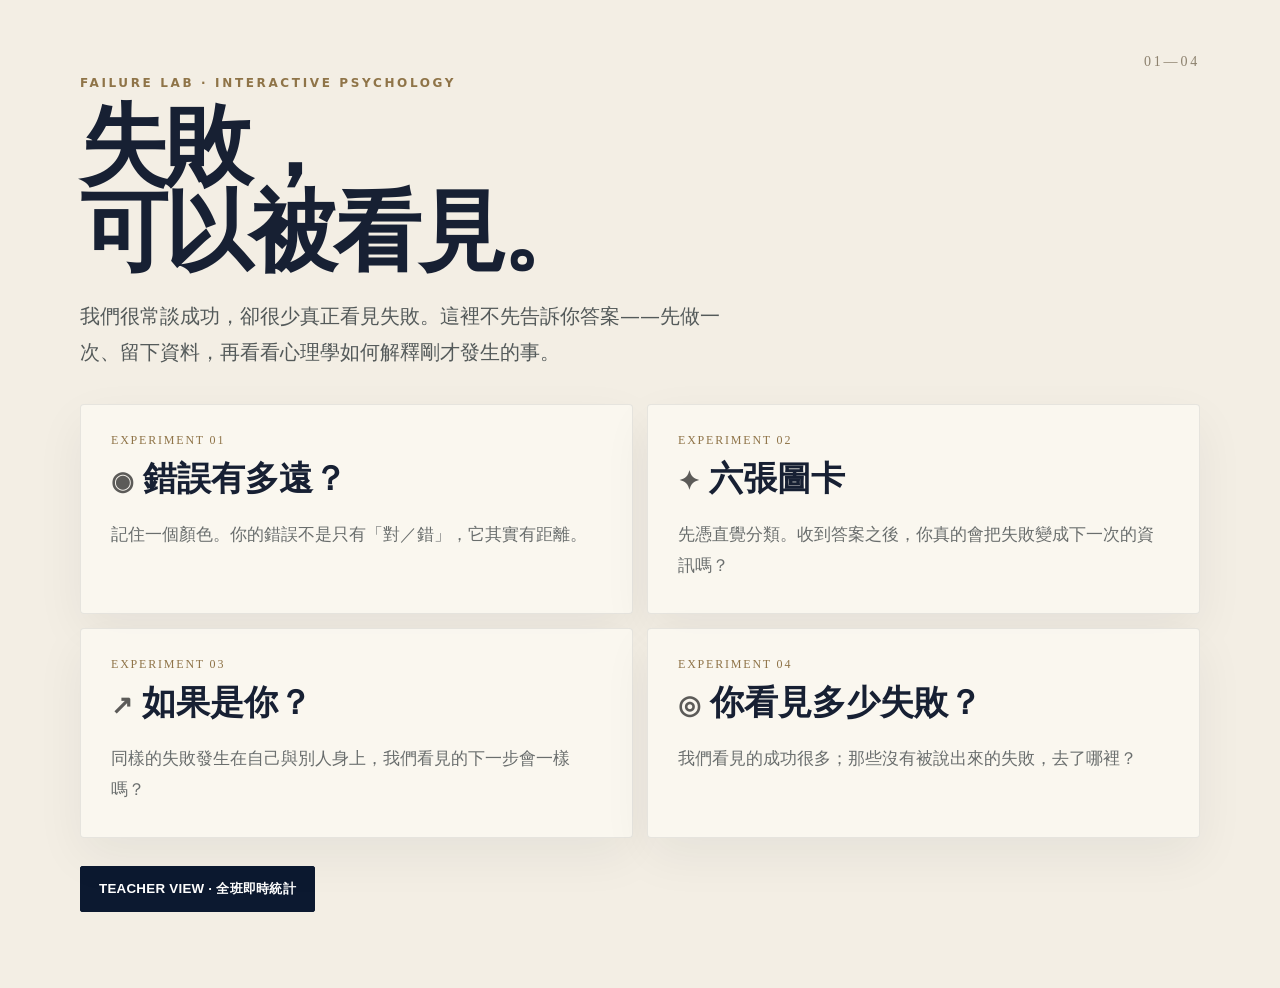
<file: index.html>
<!doctype html><html lang="zh-Hant"><head><meta charset="utf-8"><meta name="viewport" content="width=device-width,initial-scale=1">
<title>Failure Lab｜失敗學互動實驗室</title><link rel="stylesheet" href="assets/css/app.css"></head><body>
<main class="wrap hero"><div style="width:100%">
<div class="k">FAILURE LAB · INTERACTIVE PSYCHOLOGY</div>
<h1>失敗，<br>可以被看見。</h1>
<p class="lead">我們很常談成功，卻很少真正看見失敗。這裡不先告訴你答案——先做一次、留下資料，再看看心理學如何解釋剛才發生的事。</p>
<div class="grid">
<a class="card" href="lab/color.html"><div class="num">EXPERIMENT 01</div><h2><span class="icon">◉</span> 錯誤有多遠？</h2><p>記住一個顏色。你的錯誤不是只有「對／錯」，它其實有距離。</p></a>
<a class="card" href="lab/cards.html"><div class="num">EXPERIMENT 02</div><h2><span class="icon">✦</span> 六張圖卡</h2><p>先憑直覺分類。收到答案之後，你真的會把失敗變成下一次的資訊嗎？</p></a>
<a class="card" href="lab/advice.html"><div class="num">EXPERIMENT 03</div><h2><span class="icon">↗</span> 如果是你？</h2><p>同樣的失敗發生在自己與別人身上，我們看見的下一步會一樣嗎？</p></a>
<a class="card" href="lab/gap.html"><div class="num">EXPERIMENT 04</div><h2><span class="icon">◎</span> 你看見多少失敗？</h2><p>我們看見的成功很多；那些沒有被說出來的失敗，去了哪裡？</p></a>
</div>
<div class="actions"><button onclick="dashboard()">TEACHER VIEW · 全班即時統計</button></div>
</div></main><script src="assets/js/db.js"></script></body></html>
</file>
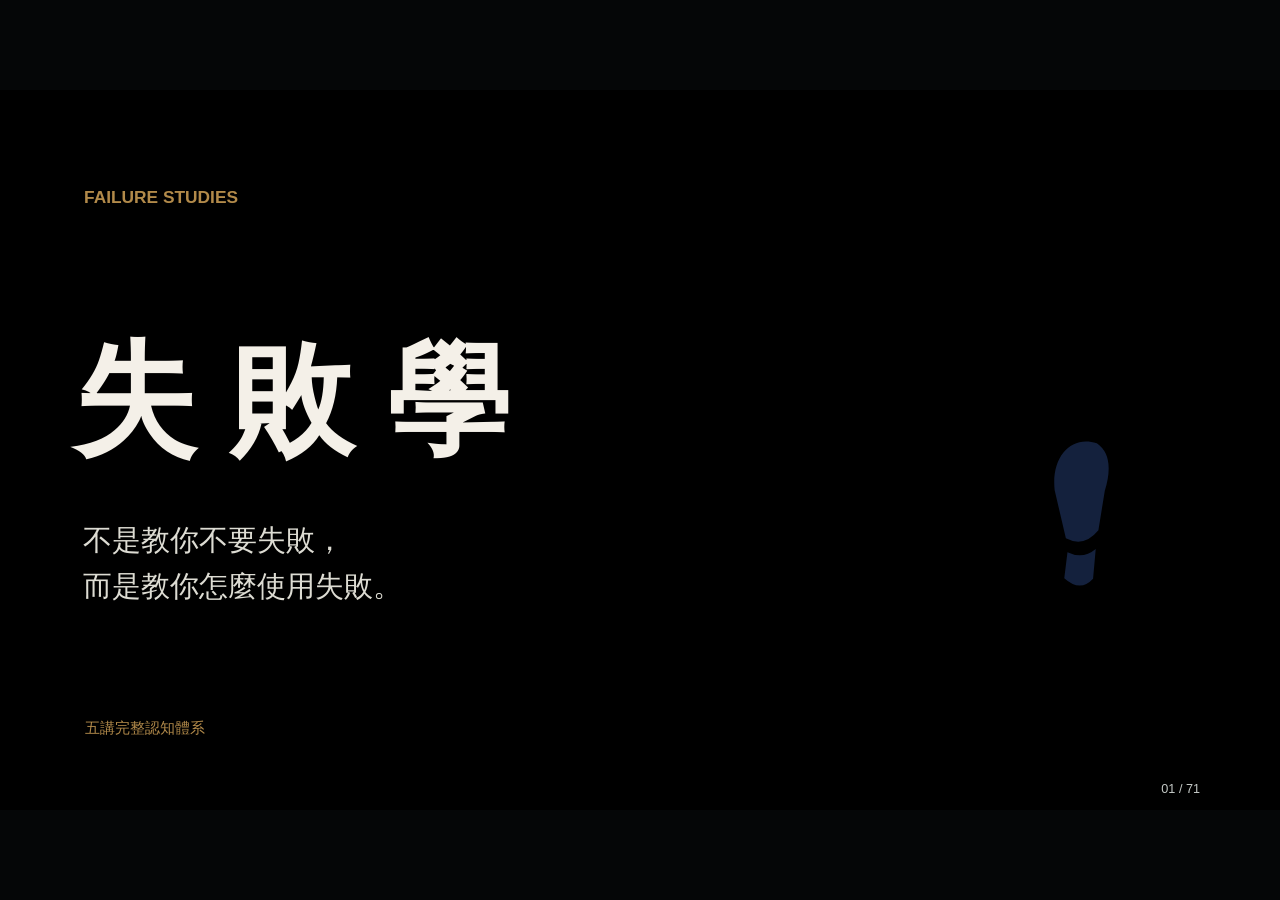
<file: lecture/index.html>
<!doctype html><html lang="zh-Hant"><head><meta charset="utf-8"><meta name="viewport" content="width=device-width,initial-scale=1"><title>失敗學 V2｜71 張完整講座</title><style>:root{--ivory:#F4F0E8;--navy:#14213D;--gold:#B28A4A}*{box-sizing:border-box}body{margin:0;background:#050607;color:var(--ivory);font-family:'Microsoft JhengHei','Noto Sans TC',sans-serif;overflow:hidden}#stage{height:100vh;width:100vw;display:flex;align-items:center;justify-content:center;overflow:hidden}#stage>svg{display:block;width:min(100vw,177.7778vh);height:min(100vh,56.25vw);flex:none;overflow:hidden}button,input{font:inherit}button{cursor:pointer}#controls{position:fixed;bottom:7px;left:50%;transform:translateX(-50%);display:flex;align-items:center;gap:7px;padding:8px 10px;background:#0a1018e8;border:1px solid #55616c;border-radius:5px;transition:opacity .2s;opacity:0;z-index:10;white-space:nowrap}body.show-controls #controls,#controls:hover,#controls:focus-within{opacity:1}#controls button{background:transparent;color:#e8e5dc;border:0;padding:5px 8px}#controls button:disabled{opacity:.3;cursor:default}#controls input{width:44px;color:var(--ivory);background:transparent;border:0;text-align:center;font-size:15px}body.ending #controls{display:none}#notes{position:fixed;right:0;top:0;width:min(540px,90vw);height:100vh;overflow:auto;background:#f4f0e8;color:#252525;padding:32px;z-index:20;box-shadow:-8px 0 35px #0004}#notes p{line-height:1.9}#notes h3{color:#53677a;font-size:13px;letter-spacing:2px;margin-bottom:8px}#notes a{overflow-wrap:anywhere;color:#53677a}.close{float:right;border:0;background:transparent;color:inherit;padding:8px;font-size:15px}dialog{color:#252525;background:var(--ivory);border:0;padding:30px;max-height:90vh;max-width:90vw}dialog::backdrop{background:#000b}#grid{display:grid;grid-template-columns:repeat(4,1fr);gap:12px;width:min(1100px,80vw)}#grid button{background:transparent;color:var(--navy);border:1px solid #c1b9a9;padding:18px;text-align:left;line-height:1.5}#grid button.active{border:2px solid var(--gold)}#grid small{display:block;color:#8b754e;font-size:12px}#feedback{position:fixed;left:50%;top:52%;transform:translate(-50%,-50%);padding:24px 40px;background:var(--ivory);color:var(--navy);border:2px solid var(--gold);font-size:22px;box-shadow:0 12px 70px #0003;z-index:12;max-width:80vw;line-height:1.8}#feedback button{display:block;margin:16px auto 0;border:1px solid var(--gold);padding:8px 20px;background:transparent}.choice{cursor:pointer}.choice:hover>rect,.choice:focus>rect{fill:#53677A}.choice:focus{outline:none}.reveal-under{animation:reveal 1.5s ease both}.parcel-lid{animation:reveal .7s both}.data-paper{animation:reveal .7s .5s both}.mirror-arrive{animation:reveal .8s 1s both}.alternate-route{animation:reveal 1.8s ease both}.first-step{animation:reveal 1.8s ease both}.strike-line{stroke-dasharray:1500;stroke-dashoffset:0;animation:draw 1.2s ease both}.compass-needle{animation:needle 2s ease-out both}.wiper{transform-origin:654px 557px;animation:wipe 3.4s ease-in-out both}.rain-veil.clearing{animation:clearRain 3.4s ease-in-out both}@keyframes reveal{from{opacity:0}to{opacity:1}}@keyframes draw{from{stroke-dashoffset:1500}to{stroke-dashoffset:0}}@keyframes needle{from{transform:rotate(-135deg)}to{transform:rotate(0)}}@keyframes wipe{0%{transform:rotate(-70deg)}30%{transform:rotate(10deg)}60%{transform:rotate(-70deg)}100%{transform:rotate(10deg)}}@keyframes clearRain{0%{opacity:1}35%{opacity:.8}65%{opacity:.5}100%{opacity:.16}}@media(prefers-reduced-motion:reduce){*{animation:none!important;transition:none!important}.rain-veil.clearing{opacity:.16}}#printDeck{display:none}.presenter #stage{position:fixed;left:0;top:0;width:58vw;height:65vh}.presenter #stage>svg{width:58vw;height:32.625vw}.presenter #notes{width:40vw;display:block}.presenter #controls{left:29%;opacity:1;bottom:50px;max-width:58vw;flex-wrap:wrap}.presenter.ending #controls{display:flex}@media(max-width:800px){#controls{gap:0;padding:4px;max-width:96vw;flex-wrap:wrap;justify-content:center;font-size:12px}#grid{grid-template-columns:repeat(2,1fr)}}@media print{@page{size:16in 9in;margin:0}body{background:white;overflow:visible}#stage,#controls,#notes,dialog,#feedback{display:none!important}#printDeck{display:block}#printDeck svg{display:block;width:16in;height:9in;page-break-after:always;break-after:page;overflow:hidden}#printDeck svg:last-child{page-break-after:auto;break-after:auto}*{animation:none!important;print-color-adjust:exact;-webkit-print-color-adjust:exact}}

/* On slide 23, attention shifts to the mirror while the data drifts downward. */
svg[data-slide="23"] .mirror-arrive{transform-box:fill-box;transform-origin:center;animation:mirrorFocus 2.1s ease both}
svg[data-slide="23"] .data-paper{transform-box:fill-box;transform-origin:center;animation:dataFalls 2.1s ease both}
@keyframes mirrorFocus{0%{opacity:.3;transform:scale(.86)}100%{opacity:1;transform:scale(1.12)}}
@keyframes dataFalls{0%{transform:translateY(0);opacity:1}100%{transform:translateY(110px) scale(.72);opacity:.8}}
</style></head><body><main id="stage" aria-label="簡報投影片"></main><div id="controls" aria-label="簡報控制"><button id="prev" title="上一頁 ←">←</button><label><input id="page" type="number" min="1" max="71" value="1" aria-label="跳至頁碼"> / 71</label><button id="next" title="下一頁 →">→</button><button id="gridButton" title="總覽 G">總覽</button><button id="notesButton" title="講稿 N">講稿</button><button id="presenterButton" title="另開講者視窗 P">講者視窗</button><button id="fullButton" title="全螢幕 F">全螢幕</button><button id="helpButton" title="快捷鍵 H">?</button></div><aside id="notes" hidden aria-label="講者講稿"><button class="close" data-close="notes">關閉 ×</button><div id="notesBody"></div></aside><dialog id="overview"><button class="close" data-close="overview">關閉 ×</button><h2>失敗學 · 71 張</h2><div id="grid"></div></dialog><dialog id="help"><button class="close" data-close="help">關閉 ×</button><h2>播放方式</h2><p>← → / 空白鍵：換頁<br>Home / End：第一頁／第71頁<br>F：全螢幕<br>N：顯示或收起講稿<br>P：另開講者視窗<br>G：頁面總覽<br>R：重播當頁動畫<br>H：快捷鍵<br>Esc：收起面板</p><p>最後一頁不會循環回封面。列印可輸出全套 71 頁 PDF。</p></dialog><div id="feedback" hidden></div><section id="printDeck" aria-hidden="true"></section><script>window.DECK_DATA = [
  {
    "id": 1,
    "kind": "cover",
    "title": [
      "失 敗 學"
    ],
    "body": [
      "不是教你不要失敗，",
      "而是教你怎麼使用失敗。"
    ],
    "visual": "footprint",
    "stage": 0,
    "originalTitle": "系列主封面 (全黑背景)",
    "notes": {
      "OPEN": "你最近一次失敗，是什麼時候？今天，我們練習怎麼使用它。",
      "STORY": "今天不把挫敗美化成必然的成長。我們要練習辨認其中的資訊，再決定要往哪裡走。",
      "POINT": "不是教你不要失敗，；而是教你怎麼使用失敗。",
      "TRANSITION": "接著進入：從受挫到重啟。",
      "SOURCE": "課程整合／教學示例；不作為研究結論。"
    }
  },
  {
    "id": 2,
    "kind": "journey",
    "title": [
      "從受挫到重啟"
    ],
    "body": [
      "看見",
      "承受",
      "讀懂",
      "判斷",
      "選擇",
      "行動"
    ],
    "visual": "journey",
    "stage": 0,
    "originalTitle": "全局學習路徑 (米白背景)",
    "notes": {
      "OPEN": "以這一頁的核心問題開口：從受挫到重啟",
      "STORY": "這是課程整合的實用流程，不是經實驗驗證的單一路徑。第二講先揭露讀懂的障礙，第三講處理情緒後再回到資料；實際運用可以往返。",
      "POINT": "看見；承受；讀懂；判斷；選擇；行動",
      "TRANSITION": "接著進入：01 看見失敗。",
      "SOURCE": "課程整合／教學示例；不作為研究結論。"
    }
  },
  {
    "id": 3,
    "kind": "chapter",
    "title": [
      "01 看見失敗"
    ],
    "body": [
      "你以為只有你一直失敗"
    ],
    "visual": "iceberg",
    "stage": 0,
    "originalTitle": "第一講封面",
    "notes": {
      "OPEN": "以這一頁的核心問題開口：01 看見失敗",
      "STORY": "請想起一位看似一路順遂的人。我們今天先不判斷能力，先檢查自己究竟看見了多少資訊。",
      "POINT": "你以為只有你一直失敗",
      "TRANSITION": "接著進入：那些看起來順遂的人，真的比較少失敗嗎？。",
      "SOURCE": "課程整合／教學示例；不作為研究結論。"
    }
  },
  {
    "id": 4,
    "kind": "question",
    "title": [
      "那些看起來順遂的人，",
      "真的比較少失敗嗎？"
    ],
    "body": [],
    "visual": "balance",
    "stage": 0,
    "originalTitle": "開場發問",
    "notes": {
      "OPEN": "以這一頁的核心問題開口：那些看起來順遂的人，真的比較少失敗嗎？",
      "STORY": "讓現場舉手或默想。先保留答案，不預設每個人的經歷都一樣。看起來少失敗，也可能只是你看見的片段比較少。",
      "POINT": "那些看起來順遂的人，真的比較少失敗嗎？",
      "TRANSITION": "接著進入：我們看見的，經過選擇。",
      "SOURCE": "課程整合／教學示例；不作為研究結論。"
    }
  },
  {
    "id": 5,
    "kind": "contrast",
    "title": [
      "我們看見的，經過選擇"
    ],
    "body": [
      "公開的結果",
      "錄取、得獎、出版"
    ],
    "visual": "hidden",
    "stage": 0,
    "originalTitle": "社群網絡的精華濾鏡",
    "notes": {
      "OPEN": "以這一頁的核心問題開口：我們看見的，經過選擇",
      "STORY": "另一側是未公開的經過：沒有回音的申請、改了又改的稿件。這是日常例子，不能推論每個人或每個社群平台都一樣。",
      "POINT": "公開的結果；錄取、得獎、出版",
      "TRANSITION": "接著進入：你看到的，只是水面。。",
      "SOURCE": "課程整合／教學示例；不作為研究結論。"
    }
  },
  {
    "id": 6,
    "kind": "hero",
    "title": [
      "你看到的，只是水面。"
    ],
    "body": [],
    "visual": "iceberg",
    "stage": 0,
    "originalTitle": "Hero Visual 01：冰山全景圖",
    "notes": {
      "OPEN": "先別急著讀字，看看水面下還有多少東西。",
      "STORY": "留十秒讓觀眾看見海面下的巨大體積。冰山是視覺隱喻，沒有實證百分比，也沒有編造拒絕次數。岸邊主角還沒有看見全貌。",
      "POINT": "你看到的，只是水面。",
      "TRANSITION": "接著進入：兩種訊號，不一樣大聲。",
      "SOURCE": "課程整合／教學示例；不作為研究結論。"
    }
  },
  {
    "id": 7,
    "kind": "signals",
    "title": [
      "兩種訊號，不一樣大聲"
    ],
    "body": [
      "成功被看見",
      "挫折未必被說出"
    ],
    "visual": "signals",
    "stage": 0,
    "originalTitle": "資訊不對稱架構",
    "notes": {
      "OPEN": "以這一頁的核心問題開口：兩種訊號，不一樣大聲",
      "STORY": "可見性與發生頻率不同。公開的成就容易留下紀錄，私人挫折可能沒有被分享。不是所有失敗都被隱藏，也不是所有成功都被放大。",
      "POINT": "成功被看見；挫折未必被說出",
      "TRANSITION": "接著進入：大家都以為，只有自己不安。",
      "SOURCE": "課程整合／教學示例；不作為研究結論。"
    }
  },
  {
    "id": 8,
    "kind": "research",
    "title": [
      "大家都以為，只有自己不安"
    ],
    "body": [
      "私下的感受",
      "不等於外表的從容"
    ],
    "visual": "crowd",
    "stage": 0,
    "originalTitle": "核心研究：Failure Gap 與多元無知",
    "notes": {
      "OPEN": "以這一頁的核心問題開口：大家都以為，只有自己不安",
      "STORY": "多元無知指人們錯估他人的私下想法或感受。這裡將概念應用於失敗的孤獨感，並非原文驗證過的「失敗鴻溝」量表或所有人都在偽裝。",
      "POINT": "私下的感受；不等於外表的從容",
      "TRANSITION": "接著進入：一份把遺漏補回來的履歷。",
      "SOURCE": "Miller, D. T., & McFarland, C. (1991). When social comparison goes awry: The case of pluralistic ignorance. In J. Suls & T. A. Wills (Eds.), Social comparison: Contemporary theory and research (pp. 287–313). Lawrence Erlbaum Associates. https://www.gsb.stanford.edu/faculty-research/publications/when-social-comparison-goes-awry-case-pluralistic-ignorance"
    },
    "citation": "Miller & McFarland, 1991 · Social Comparison（書籍章節）",
    "sourceId": "plural"
  },
  {
    "id": 9,
    "kind": "document",
    "title": [
      "一份把遺漏補回來的履歷"
    ],
    "body": [
      "CV OF FAILURES",
      "未錄取、未獲獎、被退稿"
    ],
    "visual": "cv",
    "stage": 0,
    "originalTitle": "學術案例：Hidden Failures",
    "notes": {
      "OPEN": "以這一頁的核心問題開口：一份把遺漏補回來的履歷",
      "STORY": "Haushofer 在2016年公開個人失敗履歷，當時任職普林斯頓。他也說明受到 Melanie Stefan 啟發。這是個人案例，不能推導學界平均退稿次數。",
      "POINT": "CV OF FAILURES；未錄取、未獲獎、被退稿",
      "TRANSITION": "接著進入：失敗為什麼沒有被說出？。",
      "SOURCE": "Haushofer, J. (2016). CV of failures [Personal curriculum vitae]. https://johanneshaushofer.com/Johannes_Haushofer_CV_of_Failures.pdf"
    },
    "citation": "Haushofer, 2016 · CV of Failures（個人文件）",
    "sourceId": "cv"
  },
  {
    "id": 10,
    "kind": "three",
    "title": [
      "失敗為什麼沒有被說出？"
    ],
    "body": [
      "怕被評價",
      "故事偏愛結果",
      "環境不鼓勵試錯"
    ],
    "visual": "silence",
    "stage": 0,
    "originalTitle": "為什麼失敗總是被隱蔽？",
    "notes": {
      "OPEN": "以這一頁的核心問題開口：失敗為什麼沒有被說出？",
      "STORY": "這三點是供討論的可能因素，不是演化必然論。邀請聽眾想想自己的環境：哪些挫折可以說，哪些說了會被貼標籤？",
      "POINT": "怕被評價；故事偏愛結果；環境不鼓勵試錯",
      "TRANSITION": "接著進入：別拿自己的幕後花絮，去比別人的預告片。。",
      "SOURCE": "課程整合／教學示例；不作為研究結論。"
    }
  },
  {
    "id": 11,
    "kind": "film",
    "title": [
      "別拿自己的幕後花絮，",
      "去比別人的預告片。"
    ],
    "body": [
      "自己的完整經過",
      "別人選出的亮點"
    ],
    "visual": "film",
    "stage": 0,
    "originalTitle": "維度錯位：自己完整版 vs 別人精華版",
    "notes": {
      "OPEN": "以這一頁的核心問題開口：別拿自己的幕後花絮，去比別人的預告片。",
      "STORY": "24小時母帶與2分鐘預告是比喻，不是時間使用研究。被剪掉的猶豫、修改和等待，不會因為沒出現在畫面裡就消失。",
      "POINT": "自己的完整經過；別人選出的亮點",
      "TRANSITION": "接著進入：寫下一件，別人不知道的挫敗。",
      "SOURCE": "課程整合／教學示例；不作為研究結論。"
    }
  },
  {
    "id": 12,
    "kind": "write",
    "title": [
      "寫下一件，別人不知道的挫敗"
    ],
    "body": [
      "這件事是＿＿＿＿＿＿"
    ],
    "visual": "paper",
    "stage": 0,
    "originalTitle": "現場互動：水下冰山書寫",
    "notes": {
      "OPEN": "以這一頁的核心問題開口：寫下一件，別人不知道的挫敗",
      "STORY": "保留一分鐘，案例可以很小，也可以不寫、不分享。不要要求公開創傷或隱私。這張紙之後會用在第五講。",
      "POINT": "這件事是＿＿＿＿＿＿",
      "TRANSITION": "接著進入：把「他很順」改成一個問題。",
      "SOURCE": "課程整合／教學示例；不作為研究結論。"
    }
  },
  {
    "id": 13,
    "kind": "contrast",
    "title": [
      "把「他很順」改成一個問題"
    ],
    "body": [
      "他經歷了什麼，",
      "是我還沒看見的？"
    ],
    "visual": "hidden",
    "stage": 0,
    "originalTitle": "重新定義「別人很順」",
    "notes": {
      "OPEN": "以這一頁的核心問題開口：把「他很順」改成一個問題",
      "STORY": "不把「高手」重新神化成重啟最快的人。你不知道的可能是失敗，也可能是資源、協助或時機；用問題取代能力定論。",
      "POINT": "他經歷了什麼，；是我還沒看見的？",
      "TRANSITION": "接著進入：你看到的只是結果，不是整個過程。你沒看到，不代表它沒有發生。。",
      "SOURCE": "課程整合／教學示例；不作為研究結論。"
    }
  },
  {
    "id": 14,
    "kind": "quote",
    "title": [
      "你看到的只是結果，",
      "不是整個過程。",
      "你沒看到，不代表它沒有發生。"
    ],
    "body": [],
    "visual": "iceberg",
    "stage": 0,
    "originalTitle": "第一講核心金句",
    "notes": {
      "OPEN": "以這一頁的核心問題開口：你看到的只是結果，不是整個過程。你沒看到，不代表它沒有發生。",
      "STORY": "放慢速度，讀完後停頓。這句話提醒我們限制比較的範圍，不主張所有成功背後必定有同等數量的失敗。",
      "POINT": "你看到的只是結果，不是整個過程。你沒看到，不代表它沒有發生。",
      "TRANSITION": "接著進入：知道大家都會失敗，就能從失敗中學會嗎？。",
      "SOURCE": "課程整合／教學示例；不作為研究結論。"
    }
  },
  {
    "id": 15,
    "kind": "question",
    "title": [
      "知道大家都會失敗，",
      "就能從失敗中學會嗎？"
    ],
    "body": [
      "完全不一定。"
    ],
    "visual": "parcel",
    "stage": 0,
    "originalTitle": "第一講懸念頁",
    "notes": {
      "OPEN": "以這一頁的核心問題開口：知道大家都會失敗，就能從失敗中學會嗎？",
      "STORY": "第一講讓我們不再只看水面，但看見失敗不等於理解失敗。下一講從一個二選一的回饋任務開始。",
      "POINT": "完全不一定。",
      "TRANSITION": "接著進入：02 讀懂失敗。",
      "SOURCE": "課程整合／教學示例；不作為研究結論。"
    }
  },
  {
    "id": 16,
    "kind": "chapter",
    "title": [
      "02 讀懂失敗"
    ],
    "body": [
      "為什麼失敗了，反而學不到？"
    ],
    "visual": "parcel",
    "stage": 2,
    "originalTitle": "第二講封面",
    "notes": {
      "OPEN": "以這一頁的核心問題開口：02 讀懂失敗",
      "STORY": "本講先揭露讀懂的障礙，不要求現在就把情緒放下。真正重新閱讀資料的場景會在第三講出現。",
      "POINT": "為什麼失敗了，反而學不到？",
      "TRANSITION": "接著進入：失敗為成功之母？。",
      "SOURCE": "課程整合／教學示例；不作為研究結論。"
    }
  },
  {
    "id": 17,
    "kind": "question",
    "title": [
      "失敗為成功之母？"
    ],
    "body": [
      "中間省略了什麼？"
    ],
    "visual": "parcel",
    "stage": 2,
    "originalTitle": "傳統迷思拷問",
    "notes": {
      "OPEN": "以這一頁的核心問題開口：失敗為成功之母？",
      "STORY": "讓格言停在問號上。受挫本身不保證改善，還需要注意回饋、理解原因與改變下一步。",
      "POINT": "中間省略了什麼？",
      "TRANSITION": "接著進入：同一個答案，兩種回饋。",
      "SOURCE": "課程整合／教學示例；不作為研究結論。"
    }
  },
  {
    "id": 18,
    "kind": "experiment",
    "title": [
      "同一個答案，兩種回饋"
    ],
    "body": [
      "A 太陽",
      "B 水流"
    ],
    "visual": "experiment",
    "stage": 2,
    "originalTitle": "經典實驗現場模擬：二選一猜題",
    "notes": {
      "OPEN": "假設這個符號只有兩種可能。猜A或B，接著比較收到的訊息。",
      "STORY": "這是受二選一研究啟發的教學示意，符號是課程自製，沒有真正古文字含義。假設正解A，選A獲告知正確、選B獲告知錯誤，都能推出A。可點選後比較回饋，不把現場結果當正式實驗。",
      "POINT": "A 太陽；B 水流",
      "TRANSITION": "接著進入：失敗回饋，未必帶來較多學習。",
      "SOURCE": "Eskreis-Winkler, L., & Fishbach, A. (2019). Not learning from failure—the greatest failure of all. Psychological Science, 30(12), 1733–1744. https://doi.org/10.1177/0956797619881133"
    },
    "citation": "Eskreis-Winkler & Fishbach, 2019 · Psychological Science",
    "sourceId": "failure"
  },
  {
    "id": 19,
    "kind": "research",
    "title": [
      "失敗回饋，未必帶來較多學習"
    ],
    "body": [
      "二選一任務",
      "成功或失敗回饋",
      "後續再測"
    ],
    "visual": "study",
    "stage": 2,
    "originalTitle": "權威學術文獻依據",
    "notes": {
      "OPEN": "以這一頁的核心問題開口：失敗回饋，未必帶來較多學習",
      "STORY": "2019年論文報告五項研究，總樣本1,674，已核對。畫面不必靠數字製造權威感。結論限於研究任務與條件，不等於人類不能從任何失敗中學習。",
      "POINT": "二選一任務；成功或失敗回饋；後續再測",
      "TRANSITION": "接著進入：資訊相同，學習未必相同。",
      "SOURCE": "Eskreis-Winkler, L., & Fishbach, A. (2019). Not learning from failure—the greatest failure of all. Psychological Science, 30(12), 1733–1744. https://doi.org/10.1177/0956797619881133"
    },
    "citation": "Eskreis-Winkler & Fishbach, 2019 · Psychological Science",
    "sourceId": "failure"
  },
  {
    "id": 20,
    "kind": "result",
    "title": [
      "資訊相同，學習未必相同"
    ],
    "body": [
      "這些實驗中，",
      "失敗回饋組學得較少。"
    ],
    "visual": "result",
    "stage": 2,
    "originalTitle": "令人震驚的研究發現",
    "notes": {
      "OPEN": "以這一頁的核心問題開口：資訊相同，學習未必相同",
      "STORY": "用方向性比較，不畫沒有原始數據的柱狀圖。刪除失敗組一律降到50%、完全記不住和短暫失去能力的泛化。這不是每個人的固定反應。",
      "POINT": "這些實驗中，；失敗回饋組學得較少。",
      "TRANSITION": "接著進入：同一個包裹，兩樣東西。。",
      "SOURCE": "Eskreis-Winkler, L., & Fishbach, A. (2019). Not learning from failure—the greatest failure of all. Psychological Science, 30(12), 1733–1744. https://doi.org/10.1177/0956797619881133"
    },
    "citation": "Eskreis-Winkler & Fishbach, 2019 · Psychological Science",
    "sourceId": "failure"
  },
  {
    "id": 21,
    "kind": "hero",
    "title": [
      "同一個包裹，兩樣東西。"
    ],
    "body": [],
    "visual": "parcel",
    "stage": 2,
    "originalTitle": "Hero Visual 02：FAILURE 包裹",
    "notes": {
      "OPEN": "打開這個包裹，你先看見的是哪一樣？",
      "STORY": "箱子打開，資料紙與鏡子依次出現。留意主角的目光如何轉向鏡子。這是對研究機制的視覺化，不是腦部活動測量。",
      "POINT": "同一個包裹，兩樣東西。",
      "TRANSITION": "接著進入：資訊，還是自我評價？。",
      "SOURCE": "Eskreis-Winkler, L., & Fishbach, A. (2019). Not learning from failure—the greatest failure of all. Psychological Science, 30(12), 1733–1744. https://doi.org/10.1177/0956797619881133"
    },
    "citation": "Eskreis-Winkler & Fishbach, 2019 · Psychological Science",
    "sourceId": "failure"
  },
  {
    "id": 22,
    "kind": "contrast",
    "title": [
      "資訊，還是自我評價？"
    ],
    "body": [
      "這個方法哪裡卡住？",
      "我是不是很差？"
    ],
    "visual": "mirror",
    "stage": 2,
    "originalTitle": "雙重產物的爭奪戰",
    "notes": {
      "OPEN": "以這一頁的核心問題開口：資訊，還是自我評價？",
      "STORY": "兩個問題都可能伴隨失敗出現。不要說失敗永遠只有兩個成分；它也可能帶來真實損失與外在限制。",
      "POINT": "這個方法哪裡卡住？；我是不是很差？",
      "TRANSITION": "接著進入：問題不是失敗沒有資訊。是我們沒有在看它。。",
      "SOURCE": "Eskreis-Winkler, L., & Fishbach, A. (2019). Not learning from failure—the greatest failure of all. Psychological Science, 30(12), 1733–1744. https://doi.org/10.1177/0956797619881133"
    },
    "citation": "Eskreis-Winkler & Fishbach, 2019 · Psychological Science",
    "sourceId": "failure"
  },
  {
    "id": 23,
    "kind": "mirror",
    "title": [
      "問題不是失敗沒有資訊。",
      "是我們沒有在看它。"
    ],
    "body": [],
    "visual": "mirror",
    "stage": 2,
    "originalTitle": "神經防衛機制：Tune Out（分心拔插頭）",
    "notes": {
      "OPEN": "以這一頁的核心問題開口：問題不是失敗沒有資訊。是我們沒有在看它。",
      "STORY": "追蹤注意力：資料在眼前，自我評價卻吸走目光。論文提出自我威脅與注意轉移的解釋，不能把它說成大腦關機或與肉體疼痛共用某腦區的證明。",
      "POINT": "問題不是失敗沒有資訊。是我們沒有在看它。",
      "TRANSITION": "接著進入：注意力如何離開資料。",
      "SOURCE": "Eskreis-Winkler, L., & Fishbach, A. (2019). Not learning from failure—the greatest failure of all. Psychological Science, 30(12), 1733–1744. https://doi.org/10.1177/0956797619881133"
    },
    "citation": "Eskreis-Winkler & Fishbach, 2019 · Psychological Science",
    "sourceId": "failure"
  },
  {
    "id": 24,
    "kind": "flow",
    "title": [
      "注意力如何離開資料"
    ],
    "body": [
      "失敗",
      "自我威脅",
      "移開注意力",
      "資訊未處理",
      "較少學習"
    ],
    "visual": "flow",
    "stage": 2,
    "originalTitle": "核心流程圖：失敗阻斷學習路徑",
    "notes": {
      "OPEN": "以這一頁的核心問題開口：注意力如何離開資料",
      "STORY": "這是概念路徑，並非每個人都必然走完整條鏈。最後一格是較少學習，而非完全沒有學習。詢問觀眾在哪一格最有感。",
      "POINT": "失敗；自我威脅；移開注意力；資訊未處理；較少學習",
      "TRANSITION": "接著進入：換成別人的失敗呢？。",
      "SOURCE": "Eskreis-Winkler, L., & Fishbach, A. (2019). Not learning from failure—the greatest failure of all. Psychological Science, 30(12), 1733–1744. https://doi.org/10.1177/0956797619881133"
    },
    "citation": "Eskreis-Winkler & Fishbach, 2019 · Psychological Science",
    "sourceId": "failure"
  },
  {
    "id": 25,
    "kind": "research",
    "title": [
      "換成別人的失敗呢？"
    ],
    "body": [
      "研究中的旁觀者，",
      "也能從失敗回饋學習。"
    ],
    "visual": "observer",
    "stage": 2,
    "originalTitle": "反直覺發現：旁觀者的學習奇蹟",
    "notes": {
      "OPEN": "以這一頁的核心問題開口：換成別人的失敗呢？",
      "STORY": "同篇論文的觀察他人回饋條件提供了比較。這支持自我威脅可能是障礙之一，不代表別人的失敗對所有人都沒有情緒或一定學得快。",
      "POINT": "研究中的旁觀者，；也能從失敗回饋學習。",
      "TRANSITION": "接著進入：把人格判決，改寫成事件。",
      "SOURCE": "Eskreis-Winkler, L., & Fishbach, A. (2019). Not learning from failure—the greatest failure of all. Psychological Science, 30(12), 1733–1744. https://doi.org/10.1177/0956797619881133"
    },
    "citation": "Eskreis-Winkler & Fishbach, 2019 · Psychological Science",
    "sourceId": "failure"
  },
  {
    "id": 26,
    "kind": "contrast",
    "title": [
      "把人格判決，改寫成事件"
    ],
    "body": [
      "我是個沒用的人",
      "這次方法沒有達到預期"
    ],
    "visual": "paper",
    "stage": 2,
    "originalTitle": "心智昇華：把失敗降維成資料",
    "notes": {
      "OPEN": "以這一頁的核心問題開口：把人格判決，改寫成事件",
      "STORY": "保留人的尊嚴，也保留情緒。把語句改成具體事件，才有地方檢查方法、環境和資源，並非把人當作機器。",
      "POINT": "我是個沒用的人；這次方法沒有達到預期",
      "TRANSITION": "接著進入：失敗帶來的資料，被讀懂之後，才可能成為老師。。",
      "SOURCE": "課程整合／教學示例；不作為研究結論。"
    }
  },
  {
    "id": 27,
    "kind": "quote",
    "title": [
      "失敗帶來的資料，",
      "被讀懂之後，",
      "才可能成為老師。"
    ],
    "body": [],
    "visual": "parcel",
    "stage": 2,
    "originalTitle": "第二講核心金句",
    "notes": {
      "OPEN": "以這一頁的核心問題開口：失敗帶來的資料，被讀懂之後，才可能成為老師。",
      "STORY": "保留原稿的資料與老師隱喻，但不用「只是資料」否定損失和痛苦。停頓，讓聽眾想一件還沒有讀懂的事。",
      "POINT": "失敗帶來的資料，被讀懂之後，才可能成為老師。",
      "TRANSITION": "接著進入：一個正在痛苦的人，真的能立刻分析嗎？。",
      "SOURCE": "課程整合／教學示例；不作為研究結論。"
    }
  },
  {
    "id": 28,
    "kind": "question",
    "title": [
      "一個正在痛苦的人，",
      "真的能立刻分析嗎？"
    ],
    "body": [
      "先別急著要求振作。"
    ],
    "visual": "rain",
    "stage": 2,
    "originalTitle": "第二講懸念頁",
    "notes": {
      "OPEN": "以這一頁的核心問題開口：一個正在痛苦的人，真的能立刻分析嗎？",
      "STORY": "第二講的懸念不是要求意志力更強，而是問：怎樣才有空間把注意力移回來？",
      "POINT": "先別急著要求振作。",
      "TRANSITION": "接著進入：03 承受失敗。",
      "SOURCE": "課程整合／教學示例；不作為研究結論。"
    }
  },
  {
    "id": 29,
    "kind": "chapter",
    "title": [
      "03 承受失敗"
    ],
    "body": [
      "失敗之後，先別急著振作"
    ],
    "visual": "rain",
    "stage": 1,
    "originalTitle": "第三講封面",
    "notes": {
      "OPEN": "以這一頁的核心問題開口：03 承受失敗",
      "STORY": "這一講給情緒留位置。承受不等於一直停在原地，而是辨認此刻是否適合分析與做決定。",
      "POINT": "失敗之後，先別急著振作",
      "TRANSITION": "接著進入：那些熟悉的安慰。",
      "SOURCE": "課程整合／教學示例；不作為研究結論。"
    }
  },
  {
    "id": 30,
    "kind": "voices",
    "title": [
      "那些熟悉的安慰"
    ],
    "body": [
      "沒關係啦。",
      "想開一點。",
      "下次再努力就好。"
    ],
    "visual": "voices",
    "stage": 1,
    "originalTitle": "耳熟能詳的安慰三件套",
    "notes": {
      "OPEN": "以這一頁的核心問題開口：那些熟悉的安慰",
      "STORY": "輕聲讀出，不嘲笑說話的人。這些話可能出於善意，但當事人此刻需要的也許是被理解。",
      "POINT": "沒關係啦。；想開一點。；下次再努力就好。",
      "TRANSITION": "接著進入：不是錯，是太早了。。",
      "SOURCE": "課程整合／教學示例；不作為研究結論。"
    }
  },
  {
    "id": 31,
    "kind": "quote",
    "title": [
      "不是錯，",
      "是太早了。"
    ],
    "body": [],
    "visual": "rain",
    "stage": 1,
    "originalTitle": "反直覺提問：這些安慰錯在哪裡？",
    "notes": {
      "OPEN": "以這一頁的核心問題開口：不是錯，是太早了。",
      "STORY": "刪除原稿的激烈標籤。試著改問：你現在想被聽見，還是想一起想辦法？不要假設所有安慰都無效。",
      "POINT": "不是錯，是太早了。",
      "TRANSITION": "接著進入：痛苦，可能有兩層。",
      "SOURCE": "課程整合／教學示例；不作為研究結論。"
    }
  },
  {
    "id": 32,
    "kind": "layers",
    "title": [
      "痛苦，可能有兩層"
    ],
    "body": [
      "事情沒有成",
      "我開始懷疑自己"
    ],
    "visual": "layers",
    "stage": 1,
    "originalTitle": "痛苦源頭拆解：事件層面 vs 身分層面",
    "notes": {
      "OPEN": "以這一頁的核心問題開口：痛苦，可能有兩層",
      "STORY": "表層損失本身也可能很沉重。不能斷言身分威脅永遠比事件更重要。請聽眾分辨目前最痛的是哪一部分。",
      "POINT": "事情沒有成；我開始懷疑自己",
      "TRANSITION": "接著進入：不是沒有路。是你現在還看不清楚。。",
      "SOURCE": "課程整合／教學示例；不作為研究結論。"
    }
  },
  {
    "id": 33,
    "kind": "hero",
    "title": [
      "不是沒有路。",
      "是你現在還看不清楚。"
    ],
    "body": [],
    "visual": "rain",
    "stage": 1,
    "originalTitle": "Hero Visual 03：暴雨之窗",
    "notes": {
      "OPEN": "現在不必找路，先坐一下。",
      "STORY": "主角坐在窗前握著杯子，外面道路被雨遮住。這是承受情緒的場景比喻；杯子和等待不是治療處方。",
      "POINT": "不是沒有路。是你現在還看不清楚。",
      "TRANSITION": "接著進入：風暴佔據了注意力。",
      "SOURCE": "課程整合／教學示例；不作為研究結論。"
    }
  },
  {
    "id": 34,
    "kind": "attention",
    "title": [
      "風暴佔據了注意力"
    ],
    "body": [
      "情緒反應",
      "反芻",
      "自我防衛",
      "分析與規劃"
    ],
    "visual": "attention",
    "stage": 1,
    "originalTitle": "神經生物學：前額葉的頻寬危機",
    "notes": {
      "OPEN": "以這一頁的核心問題開口：風暴佔據了注意力",
      "STORY": "容器表示有限的心理空間，大小分配是概念隱喻而非實證百分比。不標100、不標任何腦區缺血。核心句：不是現在沒有答案，是現在沒有足夠的心理空間找答案。",
      "POINT": "情緒反應；反芻；自我防衛；分析與規劃",
      "TRANSITION": "接著進入：先留出空間，再回頭閱讀。",
      "SOURCE": "課程整合／教學示例；不作為研究結論。"
    }
  },
  {
    "id": 35,
    "kind": "flow",
    "title": [
      "先留出空間，再回頭閱讀"
    ],
    "body": [
      "承受與安放",
      "情緒緩和",
      "回看資訊"
    ],
    "visual": "flow",
    "stage": 1,
    "originalTitle": "正確的心理緩衝路徑",
    "notes": {
      "OPEN": "以這一頁的核心問題開口：先留出空間，再回頭閱讀",
      "STORY": "這是一條可嘗試的處理路徑，不是不可跳過的生理法則。有人能一邊難受一邊分析，有人需要更多時間，兩者都不應被評判。",
      "POINT": "承受與安放；情緒緩和；回看資訊",
      "TRANSITION": "接著進入：這次最讓我難受的是什麼？。",
      "SOURCE": "課程整合／教學示例；不作為研究結論。"
    }
  },
  {
    "id": 36,
    "kind": "labels",
    "title": [
      "這次最讓我難受的是什麼？"
    ],
    "body": [
      "失落",
      "羞恥",
      "失控",
      "恐懼"
    ],
    "visual": "labels",
    "stage": 1,
    "originalTitle": "現場練習：指認痛點（Affect Labeling）",
    "notes": {
      "OPEN": "以這一頁的核心問題開口：這次最讓我難受的是什麼？",
      "STORY": "Lieberman等人在情緒圖片標記任務中發現，相較其他編碼條件，情緒標記與較低杏仁核反應及較高右腹外側前額葉活動有關。不可轉譯成說出自己的情緒就立即下降30%。現場可選詞或補上自己的詞，不保證立刻舒服。",
      "POINT": "失落；羞恥；失控；恐懼",
      "TRANSITION": "接著進入：讓想法與自己，留一點距離。",
      "SOURCE": "Lieberman, M. D., Eisenberger, N. I., Crockett, M. J., Tom, S. M., Pfeifer, J. H., & Way, B. M. (2007). Putting feelings into words: Affect labeling disrupts amygdala activity in response to affective stimuli. Psychological Science, 18(5), 421–428. https://doi.org/10.1111/j.1467-9280.2007.01916.x"
    },
    "citation": "Lieberman et al., 2007 · Psychological Science",
    "sourceId": "affect"
  },
  {
    "id": 37,
    "kind": "contrast",
    "title": [
      "讓想法與自己，留一點距離"
    ],
    "body": [
      "我是個失敗者",
      "我注意到，我正這樣想"
    ],
    "visual": "paper",
    "stage": 1,
    "originalTitle": "認知解離（Cognitive Defusion）",
    "notes": {
      "OPEN": "以這一頁的核心問題開口：讓想法與自己，留一點距離",
      "STORY": "用語言練習觀察想法，不把想法當作身分判決。補一句：我遭遇了一次挫敗。這是課程練習，不宣稱單靠換句話就能消除痛苦。",
      "POINT": "我是個失敗者；我注意到，我正這樣想",
      "TRANSITION": "接著進入：視線，開始恢復。",
      "SOURCE": "課程整合／教學示例；不作為研究結論。"
    }
  },
  {
    "id": 38,
    "kind": "wiper",
    "title": [
      "視線，開始恢復"
    ],
    "body": [
      "我能談經過了。",
      "我開始問：哪裡卡住？"
    ],
    "visual": "wiper",
    "stage": 1,
    "originalTitle": "雨勢漸止的信號",
    "notes": {
      "OPEN": "以這一頁的核心問題開口：視線，開始恢復",
      "STORY": "雨刷逐次讓道路顯露。這兩點是自我觀察提示，不是診斷指標；不需要等到完全沒有情緒才做任何事。",
      "POINT": "我能談經過了。；我開始問：哪裡卡住？",
      "TRANSITION": "接著進入：現在，把鏡子移開。。",
      "SOURCE": "課程整合／教學示例；不作為研究結論。"
    }
  },
  {
    "id": 39,
    "kind": "hero",
    "title": [
      "現在，把鏡子移開。"
    ],
    "body": [],
    "visual": "reopen",
    "stage": 2,
    "originalTitle": "重新打開包裹",
    "notes": {
      "OPEN": "以這一頁的核心問題開口：現在，把鏡子移開。",
      "STORY": "回到第二講未讀的資料。主角把鏡子放低、重新拿起紙。這裡才真正完成讀懂的轉折，讓五講順序與六步模型接上。",
      "POINT": "現在，把鏡子移開。",
      "TRANSITION": "接著進入：情緒需要被承接，學習也需要空間。。",
      "SOURCE": "課程整合／教學示例；不作為研究結論。"
    }
  },
  {
    "id": 40,
    "kind": "quote",
    "title": [
      "情緒需要被承接，",
      "學習也需要空間。"
    ],
    "body": [],
    "visual": "rain",
    "stage": 2,
    "originalTitle": "第三講核心金句",
    "notes": {
      "OPEN": "以這一頁的核心問題開口：情緒需要被承接，學習也需要空間。",
      "STORY": "原稿的必經之路改成較開放的表述。不同人有不同處理節奏，不以是否迅速平靜評價成熟程度。",
      "POINT": "情緒需要被承接，學習也需要空間。",
      "TRANSITION": "接著進入：情緒緩和之後，就一定要再試一次？。",
      "SOURCE": "課程整合／教學示例；不作為研究結論。"
    }
  },
  {
    "id": 41,
    "kind": "question",
    "title": [
      "情緒緩和之後，",
      "就一定要再試一次？"
    ],
    "body": [
      "誰說一定要？"
    ],
    "visual": "crossroad",
    "stage": 3,
    "originalTitle": "傳統迷思第二擊",
    "notes": {
      "OPEN": "以這一頁的核心問題開口：情緒緩和之後，就一定要再試一次？",
      "STORY": "讓問題停留。處理情緒是為了看清選項，不是為了把自己送回原本的死路。",
      "POINT": "誰說一定要？",
      "TRANSITION": "接著進入：前面的山路已斷，繼續走，還是重新判斷？。",
      "SOURCE": "課程整合／教學示例；不作為研究結論。"
    }
  },
  {
    "id": 42,
    "kind": "question",
    "title": [
      "前面的山路已斷，",
      "繼續走，還是重新判斷？"
    ],
    "body": [],
    "visual": "crossroad",
    "stage": 3,
    "originalTitle": "第三講懸念頁",
    "notes": {
      "OPEN": "以這一頁的核心問題開口：前面的山路已斷，繼續走，還是重新判斷？",
      "STORY": "用斷路引出第四講。不要把未能抽離的人指責為固執，目標可能承載責任、認同或現實限制。",
      "POINT": "前面的山路已斷，繼續走，還是重新判斷？",
      "TRANSITION": "接著進入：04 判斷失敗。",
      "SOURCE": "課程整合／教學示例；不作為研究結論。"
    }
  },
  {
    "id": 43,
    "kind": "chapter",
    "title": [
      "04 判斷失敗"
    ],
    "body": [
      "再試一次，不一定是最好的答案"
    ],
    "visual": "crossroad",
    "stage": 3,
    "originalTitle": "第四講封面",
    "notes": {
      "OPEN": "以這一頁的核心問題開口：04 判斷失敗",
      "STORY": "接下來區分目標與方法，討論值得繼續、需要換路與需要放下的條件。",
      "POINT": "再試一次，不一定是最好的答案",
      "TRANSITION": "接著進入：堅持，可能通往不同結局。",
      "SOURCE": "課程整合／教學示例；不作為研究結論。"
    }
  },
  {
    "id": 44,
    "kind": "routes",
    "title": [
      "堅持，可能通往不同結局"
    ],
    "body": [
      "再試，有了新資訊",
      "再試，只在重複消耗"
    ],
    "visual": "routes",
    "stage": 3,
    "originalTitle": "兩種現實劇本",
    "notes": {
      "OPEN": "以這一頁的核心問題開口：堅持，可能通往不同結局",
      "STORY": "兩個劇本都是示例，不預測必然成功或滅頂。請比較條件有沒有改變、是否取得新資訊、代價是否可承擔。",
      "POINT": "再試，有了新資訊；再試，只在重複消耗",
      "TRANSITION": "接著進入：我還在追求目標，還是在保護原來的決定？。",
      "SOURCE": "課程整合／教學示例；不作為研究結論。"
    }
  },
  {
    "id": 45,
    "kind": "question",
    "title": [
      "我還在追求目標，",
      "還是在保護原來的決定？"
    ],
    "body": [],
    "visual": "crossroad",
    "stage": 3,
    "originalTitle": "深刻逼問：毅力還是困住？",
    "notes": {
      "OPEN": "以這一頁的核心問題開口：我還在追求目標，還是在保護原來的決定？",
      "STORY": "用溫和提問取代戳痛他人的語氣。承認方法可能失效，不等於承認自己沒有價值。",
      "POINT": "我還在追求目標，還是在保護原來的決定？",
      "TRANSITION": "接著進入：行動危機。",
      "SOURCE": "課程整合／教學示例；不作為研究結論。"
    }
  },
  {
    "id": 46,
    "kind": "research",
    "title": [
      "行動危機"
    ],
    "body": [
      "繼續追求",
      "抽離目標"
    ],
    "visual": "crisis",
    "stage": 3,
    "originalTitle": "學術理論：Action Crisis（行動危機）",
    "notes": {
      "OPEN": "以這一頁的核心問題開口：行動危機",
      "STORY": "Brandstätter、Herrmann與Schüler（2013）將行動危機描述為繼續追求與抽離目標間的內在衝突。原稿題名、期刊、卷頁錯誤，已改為PSPB 39(12),1668–1682。不把它簡化為失敗次數多，也不把關聯寫成對所有人的因果結論。",
      "POINT": "繼續追求；抽離目標",
      "TRANSITION": "接著進入：可是，我已經投入這麼多……。",
      "SOURCE": "Brandstätter, V., Herrmann, M., & Schüler, J. (2013). The struggle of giving up personal goals: Affective, physiological, and cognitive consequences of an action crisis. Personality and Social Psychology Bulletin, 39(12), 1668–1682. https://doi.org/10.1177/0146167213500151"
    },
    "citation": "Brandstätter et al., 2013 · Personality and Social Psychology Bulletin",
    "sourceId": "crisis"
  },
  {
    "id": 47,
    "kind": "sunk",
    "title": [
      "可是，我已經投入這麼多……"
    ],
    "body": [
      "已經付出的",
      "接下來值得的"
    ],
    "visual": "sunk",
    "stage": 3,
    "originalTitle": "決策偏誤：沉沒成本謬誤",
    "notes": {
      "OPEN": "以這一頁的核心問題開口：可是，我已經投入這麼多……",
      "STORY": "Arkes與Blumer的研究討論投入如何使人更傾向繼續。判斷應看未來可預期的代價、收益與責任；並非所有過去經驗都沒有價值，可回收資源也不是沉沒成本。",
      "POINT": "已經付出的；接下來值得的",
      "TRANSITION": "接著進入：換路，不等於換目的地。。",
      "SOURCE": "Arkes, H. R., & Blumer, C. (1985). The psychology of sunk cost. Organizational Behavior and Human Decision Processes, 35(1), 124–140. https://doi.org/10.1016/0749-5978(85)90049-4"
    },
    "citation": "Arkes & Blumer, 1985 · Organizational Behavior and Human Decision Processes",
    "sourceId": "sunk"
  },
  {
    "id": 48,
    "kind": "hero",
    "title": [
      "換路，不等於換目的地。"
    ],
    "body": [],
    "visual": "crossroad",
    "stage": 3,
    "originalTitle": "Hero Visual 04：登山岔路口",
    "notes": {
      "OPEN": "以這一頁的核心問題開口：換路，不等於換目的地。",
      "STORY": "主角站在斷裂山路，兩側仍有其他道路通往山頂。GPS顯示重新規劃。替代路線只是可能性，不能保證每個現實目標一定有可行替代。",
      "POINT": "換路，不等於換目的地。",
      "TRANSITION": "接著進入：路線失敗，不等於旅程失敗。",
      "SOURCE": "課程整合／教學示例；不作為研究結論。"
    }
  },
  {
    "id": 49,
    "kind": "gps",
    "title": [
      "路線失敗，不等於旅程失敗"
    ],
    "body": [
      "目標：健康",
      "方法：可以調整"
    ],
    "visual": "gps",
    "stage": 3,
    "originalTitle": "生活案例拆解：健康目標 vs 跑步方法",
    "notes": {
      "OPEN": "以這一頁的核心問題開口：路線失敗，不等於旅程失敗",
      "STORY": "保留健康與運動的生活例子。若跑步不適，不推論跑步必然損傷膝蓋，也不替觀眾選醫療處置。重點是活動方式、作息等方法可以評估調整。",
      "POINT": "目標：健康；方法：可以調整",
      "TRANSITION": "接著進入：失敗三問。",
      "SOURCE": "課程整合／教學示例；不作為研究結論。"
    }
  },
  {
    "id": 50,
    "kind": "gates",
    "title": [
      "失敗三問"
    ],
    "body": [
      "還重要嗎？",
      "還可行嗎？",
      "目標，還是方法？"
    ],
    "visual": "gates",
    "stage": 3,
    "originalTitle": "核心決策工具：失敗三問",
    "notes": {
      "OPEN": "帶著自己的案例，一道門一道門走。",
      "STORY": "讓自己的案例依序穿過三道門。價值、現實條件、目標方法層次分開檢查。這是課程工具，刪除能解決90%糾結的無來源保證。",
      "POINT": "還重要嗎？；還可行嗎？；目標，還是方法？",
      "TRANSITION": "接著進入：放手之後，還能往哪裡走？。",
      "SOURCE": "課程整合／教學示例；不作為研究結論。"
    }
  },
  {
    "id": 51,
    "kind": "research",
    "title": [
      "放手之後，還能往哪裡走？"
    ],
    "body": [
      "Goal Disengagement",
      "Goal Reengagement"
    ],
    "visual": "adjust",
    "stage": 3,
    "originalTitle": "學術理論：Goal Adjustment（目標調節）",
    "notes": {
      "OPEN": "以這一頁的核心問題開口：放手之後，還能往哪裡走？",
      "STORY": "Wrosch等人（2003）的研究發現，從不可達目標抽離及投入其他目標與主觀幸福感有關。不是人人越快放棄越好，也沒有心理健康最高或皮質醇最低的結論。",
      "POINT": "Goal Disengagement；Goal Reengagement",
      "TRANSITION": "接著進入：下一步，可以先整理成四個方向。",
      "SOURCE": "Wrosch, C., Scheier, M. F., Miller, G. E., Schulz, R., & Carver, C. S. (2003). Adaptive self-regulation of unattainable goals: Goal disengagement, goal reengagement, and subjective well-being. Personality and Social Psychology Bulletin, 29(12), 1494–1508. https://doi.org/10.1177/0146167203256921"
    },
    "citation": "Wrosch et al., 2003 · Personality and Social Psychology Bulletin",
    "sourceId": "goal"
  },
  {
    "id": 52,
    "kind": "directions",
    "title": [
      "下一步，可以先整理成四個方向"
    ],
    "body": [
      "繼續",
      "換方法",
      "暫停",
      "換目標"
    ],
    "visual": "directions",
    "stage": 3,
    "originalTitle": "四種決策矩陣",
    "notes": {
      "OPEN": "以這一頁的核心問題開口：下一步，可以先整理成四個方向",
      "STORY": "這四方向是本課程整合框架，不是心理學證實所有失敗只有四個答案。選項可組合，也可以隨新資訊重估。",
      "POINT": "繼續；換方法；暫停；換目標",
      "TRANSITION": "接著進入：失敗教我們的，也包括判斷：什麼才值得堅持。。",
      "SOURCE": "課程整合／教學示例；不作為研究結論。"
    }
  },
  {
    "id": 53,
    "kind": "quote",
    "title": [
      "失敗教我們的，",
      "也包括判斷：",
      "什麼才值得堅持。"
    ],
    "body": [],
    "visual": "crossroad",
    "stage": 3,
    "originalTitle": "第四講核心金句",
    "notes": {
      "OPEN": "以這一頁的核心問題開口：失敗教我們的，也包括判斷：什麼才值得堅持。",
      "STORY": "保留第四講定錨。請想一個你願意繼續投入的理由，以及一個會讓你改變判斷的條件。",
      "POINT": "失敗教我們的，也包括判斷：什麼才值得堅持。",
      "TRANSITION": "接著進入：明天早上，第一步要往哪裡走？。",
      "SOURCE": "課程整合／教學示例；不作為研究結論。"
    }
  },
  {
    "id": 54,
    "kind": "question",
    "title": [
      "明天早上，",
      "第一步要往哪裡走？"
    ],
    "body": [],
    "visual": "footprint",
    "stage": 3,
    "originalTitle": "第四講懸念頁",
    "notes": {
      "OPEN": "以這一頁的核心問題開口：明天早上，第一步要往哪裡走？",
      "STORY": "把抽象判斷帶到可觀察行動。下一講使用同一件自己的挫敗，不再新增一堆理論。",
      "POINT": "明天早上，第一步要往哪裡走？",
      "TRANSITION": "接著進入：05 重新行動。",
      "SOURCE": "課程整合／教學示例；不作為研究結論。"
    }
  },
  {
    "id": 55,
    "kind": "chapter",
    "title": [
      "05 重新行動"
    ],
    "body": [
      "現在，換你操作。"
    ],
    "visual": "compass",
    "stage": 4,
    "originalTitle": "第五講封面",
    "notes": {
      "OPEN": "接下來不用再記我的話，換你處理自己的那件事。",
      "STORY": "請拿出第12頁的案例，或另選一件可安全分享的小挫折。用紙筆即可，不必把私人內容輸入公開裝置。",
      "POINT": "現在，換你操作。",
      "TRANSITION": "接著進入：帶著同一件事，走完這段路。",
      "SOURCE": "課程整合／教學示例；不作為研究結論。"
    }
  },
  {
    "id": 56,
    "kind": "journey",
    "title": [
      "帶著同一件事，走完這段路"
    ],
    "body": [
      "冰山",
      "包裹",
      "暴雨",
      "岔路",
      "羅盤",
      "腳印"
    ],
    "visual": "journey",
    "stage": 4,
    "originalTitle": "五講心智旅程全景回顧",
    "notes": {
      "OPEN": "以這一頁的核心問題開口：帶著同一件事，走完這段路",
      "STORY": "回顧講座敘事順序：先看見，再揭露讀懂障礙，接著承受，然後判斷及行動。操作時依六步模型，可往返，不要求一遍完成。",
      "POINT": "冰山；包裹；暴雨；岔路；羅盤；腳印",
      "TRANSITION": "接著進入：先寫可觀察的事實。",
      "SOURCE": "課程整合／教學示例；不作為研究結論。"
    }
  },
  {
    "id": 57,
    "kind": "write",
    "title": [
      "先寫可觀察的事實"
    ],
    "body": [
      "我原本想＿＿＿＿，",
      "但是實際發生＿＿＿＿。"
    ],
    "visual": "paper",
    "stage": 0,
    "originalTitle": "工具實戰第一步：客觀陳述失敗",
    "notes": {
      "OPEN": "以這一頁的核心問題開口：先寫可觀察的事實",
      "STORY": "先暫時把評價放旁邊，只寫可觀察的事實。例：我想用邀請信招募參與者，但寄出後未收到回覆。這是虛構教學案例；情緒可另外記下，不被禁止。",
      "POINT": "我原本想＿＿＿＿，；但是實際發生＿＿＿＿。",
      "TRANSITION": "接著進入：我真的試夠了嗎？。",
      "SOURCE": "課程整合／教學示例；不作為研究結論。"
    }
  },
  {
    "id": 58,
    "kind": "three",
    "title": [
      "我真的試夠了嗎？"
    ],
    "body": [
      "我試了幾次？",
      "這個領域容易成功嗎？",
      "少量失敗，就是能力定論嗎？"
    ],
    "visual": "three",
    "stage": 0,
    "originalTitle": "羅盤步驟一：看見檢核",
    "notes": {
      "OPEN": "以這一頁的核心問題開口：我真的試夠了嗎？",
      "STORY": "不要求一般聽眾計算統計顯著，也沒有通用的最低嘗試次數。沒有基準時先找可靠資訊；增加次數前仍要考慮成本與安全。",
      "POINT": "我試了幾次？；這個領域容易成功嗎？；少量失敗，就是能力定論嗎？",
      "TRANSITION": "接著進入：我現在，有空間判斷嗎？。",
      "SOURCE": "課程整合／教學示例；不作為研究結論。"
    }
  },
  {
    "id": 59,
    "kind": "write",
    "title": [
      "我現在，有空間判斷嗎？"
    ],
    "body": [
      "如果情緒仍很強烈，",
      "先延後重大決策。"
    ],
    "visual": "wiper",
    "stage": 1,
    "originalTitle": "羅盤步驟二：承受檢核",
    "notes": {
      "OPEN": "以這一頁的核心問題開口：我現在，有空間判斷嗎？",
      "STORY": "把需要處理的事與可以延後的決定分開。可以找可信任的人一起討論。沒有統一24小時處方，也不必把任何情緒反應都視為不能行動。",
      "POINT": "如果情緒仍很強烈，；先延後重大決策。",
      "TRANSITION": "接著進入：從事件抽出三張資料卡。",
      "SOURCE": "課程整合／教學示例；不作為研究結論。"
    }
  },
  {
    "id": 60,
    "kind": "worksheet",
    "title": [
      "從事件抽出三張資料卡"
    ],
    "body": [
      "已知事實",
      "可能解釋",
      "還要確認"
    ],
    "visual": "paper",
    "stage": 2,
    "originalTitle": "羅盤步驟三：讀懂檢核",
    "notes": {
      "OPEN": "以這一頁的核心問題開口：從事件抽出三張資料卡",
      "STORY": "將事實、假設與未知分開。例：未收到回覆是事實；信太長只是解釋之一；是否寄達仍待確認。不要把第一個猜測當成原因。",
      "POINT": "已知事實；可能解釋；還要確認",
      "TRANSITION": "接著進入：目的地，與走法分開寫。",
      "SOURCE": "課程整合／教學示例；不作為研究結論。"
    }
  },
  {
    "id": 61,
    "kind": "write",
    "title": [
      "目的地，與走法分開寫"
    ],
    "body": [
      "我要達成＿＿＿＿",
      "我原本的方法是＿＿＿＿"
    ],
    "visual": "crossroad",
    "stage": 3,
    "originalTitle": "羅盤步驟四：判斷檢核",
    "notes": {
      "OPEN": "以這一頁的核心問題開口：目的地，與走法分開寫",
      "STORY": "沿用同一件案例，再用失敗三問檢查。邀請同伴只問澄清問題，不替對方決定人生目標。",
      "POINT": "我要達成＿＿＿＿；我原本的方法是＿＿＿＿",
      "TRANSITION": "接著進入：失敗羅盤。",
      "SOURCE": "課程整合／教學示例；不作為研究結論。"
    }
  },
  {
    "id": 62,
    "kind": "compass",
    "title": [
      "失敗羅盤"
    ],
    "body": [],
    "visual": "compass",
    "stage": 4,
    "originalTitle": "Hero Visual 05：實體《失敗羅盤》（Failure Compass）",
    "notes": {
      "OPEN": "這不是替你決定的工具，而是讓你說清楚決定理由的工具。",
      "STORY": "中央FAIL是一個待判斷的事件，不是身分標籤。依外圈三問選擇方向，記下理由。主角托著羅盤，現在決策權回到使用者手中。",
      "POINT": "失敗羅盤",
      "TRANSITION": "接著進入：選一個方向，寫一個動作。",
      "SOURCE": "課程整合／教學示例；不作為研究結論。"
    }
  },
  {
    "id": 63,
    "kind": "directions",
    "title": [
      "選一個方向，寫一個動作"
    ],
    "body": [
      "繼續：調整節奏",
      "換方法：試一個替代",
      "暫停：訂回看時間",
      "換目標：投入新方向"
    ],
    "visual": "directions",
    "stage": 4,
    "originalTitle": "四方指針的具體落地作業標準",
    "notes": {
      "OPEN": "以這一頁的核心問題開口：選一個方向，寫一個動作",
      "STORY": "取消一律加碼、固定30天與必須告別儀式等硬性規則。請說出下次何時回看，以及哪些新資訊會讓你調整方向。",
      "POINT": "繼續：調整節奏；換方法：試一個替代；暫停：訂回看時間；換目標：投入新方向",
      "TRANSITION": "接著進入：「更努力」之後，你具體會做什麼？。",
      "SOURCE": "課程整合／教學示例；不作為研究結論。"
    }
  },
  {
    "id": 64,
    "kind": "quote",
    "title": [
      "「更努力」之後，",
      "你具體會做什麼？"
    ],
    "body": [],
    "visual": "paper",
    "stage": 5,
    "originalTitle": "行動禁忌：千萬別寫「我要更努力」",
    "notes": {
      "OPEN": "以這一頁的核心問題開口：「更努力」之後，你具體會做什麼？",
      "STORY": "不羞辱說更努力的人。追問時間、對象、行動和觀察方式，把意願變成一個能開始的步驟。",
      "POINT": "「更努力」之後，你具體會做什麼？",
      "TRANSITION": "接著進入：24 小時內，你願意踩出的第一步是什麼？。",
      "SOURCE": "課程整合／教學示例；不作為研究結論。"
    }
  },
  {
    "id": 65,
    "kind": "footprint",
    "title": [
      "24 小時內，",
      "你願意踩出的第一步是什麼？"
    ],
    "body": [],
    "visual": "footprint",
    "stage": 5,
    "originalTitle": "降維執行：最小下一步（Minimum Actionable Step）",
    "notes": {
      "OPEN": "只選一步。做完之後，你想多知道什麼？",
      "STORY": "24小時是課程邀請，不是心理學標準。動作要具體、可觀察、短時間能開始並帶回新資訊，小到足以降低啟動阻力，不保證不會失敗。例：請一位同伴讀邀請信，問他是否看得懂希望他做什麼。",
      "POINT": "24 小時內，你願意踩出的第一步是什麼？",
      "TRANSITION": "接著進入：重新行動，是為了驗證新的假設。。",
      "SOURCE": "課程整合／教學示例；不作為研究結論。"
    }
  },
  {
    "id": 66,
    "kind": "quote",
    "title": [
      "重新行動，",
      "是為了驗證新的假設。"
    ],
    "body": [],
    "visual": "footprint",
    "stage": 5,
    "originalTitle": "第五講核心金句",
    "notes": {
      "OPEN": "以這一頁的核心問題開口：重新行動，是為了驗證新的假設。",
      "STORY": "選一項想知道的事，預先寫下要觀察的回饋。行動不是證明自己沒錯；不論結果如何，都回來修正判斷。",
      "POINT": "重新行動，是為了驗證新的假設。",
      "TRANSITION": "接著進入：六步，各自解決一個問題。",
      "SOURCE": "課程整合／教學示例；不作為研究結論。"
    }
  },
  {
    "id": 67,
    "kind": "overview",
    "title": [
      "六步，各自解決一個問題"
    ],
    "body": [
      "看見：補回未見",
      "承受：容納情緒",
      "讀懂：分清資訊",
      "判斷：檢查可行",
      "選擇：決定方向",
      "行動：取得回饋"
    ],
    "visual": "overview",
    "stage": 5,
    "originalTitle": "系列總表：《失敗學》完整認知進化鏈",
    "notes": {
      "OPEN": "以這一頁的核心問題開口：六步，各自解決一個問題",
      "STORY": "這是六步操作順序，不是把第二講與第三講交換。各步是課程整合，會依需要返回前一步，不宣稱嚴格生理因果鏈。",
      "POINT": "看見：補回未見；承受：容納情緒；讀懂：分清資訊；判斷：檢查可行；選擇：決定方向；行動：取得回饋",
      "TRANSITION": "接著進入：每次受挫，都能重新定位。",
      "SOURCE": "課程整合／教學示例；不作為研究結論。"
    }
  },
  {
    "id": 68,
    "kind": "poster",
    "title": [
      "每次受挫，都能重新定位"
    ],
    "body": [
      "看見",
      "承受",
      "讀懂",
      "判斷",
      "選擇",
      "行動"
    ],
    "visual": "poster",
    "stage": 5,
    "originalTitle": "系統總模型海報（16:9 全景圖）",
    "notes": {
      "OPEN": "以這一頁的核心問題開口：每次受挫，都能重新定位",
      "STORY": "留時間拍照。六步總模型、三問與四方向放在同一張圖。若仍在高度情緒反應中，可以停在承受，不需要勉強填完。",
      "POINT": "看見；承受；讀懂；判斷；選擇；行動",
      "TRANSITION": "接著進入：References。",
      "SOURCE": "課程整合／教學示例；不作為研究結論。"
    }
  },
  {
    "id": 69,
    "kind": "references",
    "title": [
      "References"
    ],
    "body": [],
    "visual": "references",
    "stage": 5,
    "originalTitle": "學術文獻與理論參考",
    "notes": {
      "OPEN": "以這一頁的核心問題開口：References",
      "STORY": "這頁列出實際引用的完整書目與DOI，章節及個人文件不假裝是期刊論文。課程框架、案例和插畫另標性質，不混成已驗證理論。",
      "POINT": "References",
      "TRANSITION": "接著進入：失敗不是成功之母。。",
      "SOURCE": "Eskreis-Winkler, L., & Fishbach, A. (2019). Not learning from failure—the greatest failure of all. Psychological Science, 30(12), 1733–1744. https://doi.org/10.1177/0956797619881133\n\nBrandstätter, V., Herrmann, M., & Schüler, J. (2013). The struggle of giving up personal goals: Affective, physiological, and cognitive consequences of an action crisis. Personality and Social Psychology Bulletin, 39(12), 1668–1682. https://doi.org/10.1177/0146167213500151\n\nWrosch, C., Scheier, M. F., Miller, G. E., Schulz, R., & Carver, C. S. (2003). Adaptive self-regulation of unattainable goals: Goal disengagement, goal reengagement, and subjective well-being. Personality and Social Psychology Bulletin, 29(12), 1494–1508. https://doi.org/10.1177/0146167203256921\n\nMiller, D. T., & McFarland, C. (1991). When social comparison goes awry: The case of pluralistic ignorance. In J. Suls & T. A. Wills (Eds.), Social comparison: Contemporary theory and research (pp. 287–313). Lawrence Erlbaum Associates. https://www.gsb.stanford.edu/faculty-research/publications/when-social-comparison-goes-awry-case-pluralistic-ignorance\n\nHaushofer, J. (2016). CV of failures [Personal curriculum vitae]. https://johanneshaushofer.com/Johannes_Haushofer_CV_of_Failures.pdf\n\nLieberman, M. D., Eisenberger, N. I., Crockett, M. J., Tom, S. M., Pfeifer, J. H., & Way, B. M. (2007). Putting feelings into words: Affect labeling disrupts amygdala activity in response to affective stimuli. Psychological Science, 18(5), 421–428. https://doi.org/10.1111/j.1467-9280.2007.01916.x\n\nArkes, H. R., & Blumer, C. (1985). The psychology of sunk cost. Organizational Behavior and Human Decision Processes, 35(1), 124–140. https://doi.org/10.1016/0749-5978(85)90049-4"
    }
  },
  {
    "id": 70,
    "kind": "strike",
    "title": [
      "失敗不是成功之母。"
    ],
    "body": [
      "失敗是成功之母"
    ],
    "visual": "strike",
    "stage": 5,
    "originalTitle": "舊思維劃除（視覺衝擊頁）",
    "notes": {
      "OPEN": "以這一頁的核心問題開口：失敗不是成功之母。",
      "STORY": "先看舊句被劃掉，再讀新句。停三秒，不補勵志解釋，下一張完成全系列命題。",
      "POINT": "失敗是成功之母",
      "TRANSITION": "接著進入：被讀懂的失敗，才有可能是。。",
      "SOURCE": "課程整合／教學示例；不作為研究結論。"
    }
  },
  {
    "id": 71,
    "kind": "end",
    "title": [
      "被讀懂的失敗，",
      "才有可能是。"
    ],
    "body": [],
    "visual": "end",
    "stage": 5,
    "originalTitle": "系列終章 (全黑背景)",
    "notes": {
      "OPEN": "被讀懂的失敗，才有可能是。",
      "STORY": "讓最後兩行留在全黑畫面。保持安靜，不追加謝謝、Q&A或任何新投影片。",
      "POINT": "被讀懂的失敗，才有可能是。",
      "TRANSITION": "停留在此頁，不再追加內容。",
      "SOURCE": "課程整合／教學示例；不作為研究結論。"
    }
  }
];
window.DECK_REFS = [
  {
    "id": "failure",
    "short": "Eskreis-Winkler & Fishbach, 2019 · Psychological Science",
    "apa": "Eskreis-Winkler, L., & Fishbach, A. (2019). Not learning from failure—the greatest failure of all. Psychological Science, 30(12), 1733–1744.",
    "url": "https://doi.org/10.1177/0956797619881133"
  },
  {
    "id": "crisis",
    "short": "Brandstätter et al., 2013 · Personality and Social Psychology Bulletin",
    "apa": "Brandstätter, V., Herrmann, M., & Schüler, J. (2013). The struggle of giving up personal goals: Affective, physiological, and cognitive consequences of an action crisis. Personality and Social Psychology Bulletin, 39(12), 1668–1682.",
    "url": "https://doi.org/10.1177/0146167213500151"
  },
  {
    "id": "goal",
    "short": "Wrosch et al., 2003 · Personality and Social Psychology Bulletin",
    "apa": "Wrosch, C., Scheier, M. F., Miller, G. E., Schulz, R., & Carver, C. S. (2003). Adaptive self-regulation of unattainable goals: Goal disengagement, goal reengagement, and subjective well-being. Personality and Social Psychology Bulletin, 29(12), 1494–1508.",
    "url": "https://doi.org/10.1177/0146167203256921"
  },
  {
    "id": "plural",
    "short": "Miller & McFarland, 1991 · Social Comparison（書籍章節）",
    "apa": "Miller, D. T., & McFarland, C. (1991). When social comparison goes awry: The case of pluralistic ignorance. In J. Suls & T. A. Wills (Eds.), Social comparison: Contemporary theory and research (pp. 287–313). Lawrence Erlbaum Associates.",
    "url": "https://www.gsb.stanford.edu/faculty-research/publications/when-social-comparison-goes-awry-case-pluralistic-ignorance"
  },
  {
    "id": "cv",
    "short": "Haushofer, 2016 · CV of Failures（個人文件）",
    "apa": "Haushofer, J. (2016). CV of failures [Personal curriculum vitae].",
    "url": "https://johanneshaushofer.com/Johannes_Haushofer_CV_of_Failures.pdf"
  },
  {
    "id": "affect",
    "short": "Lieberman et al., 2007 · Psychological Science",
    "apa": "Lieberman, M. D., Eisenberger, N. I., Crockett, M. J., Tom, S. M., Pfeifer, J. H., & Way, B. M. (2007). Putting feelings into words: Affect labeling disrupts amygdala activity in response to affective stimuli. Psychological Science, 18(5), 421–428.",
    "url": "https://doi.org/10.1111/j.1467-9280.2007.01916.x"
  },
  {
    "id": "sunk",
    "short": "Arkes & Blumer, 1985 · Organizational Behavior and Human Decision Processes",
    "apa": "Arkes, H. R., & Blumer, C. (1985). The psychology of sunk cost. Organizational Behavior and Human Decision Processes, 35(1), 124–140.",
    "url": "https://doi.org/10.1016/0749-5978(85)90049-4"
  }
];</script><script>/* All artwork is original, editable SVG. Shared protagonist and scene components. */
(function(){
const C={ivory:'#F4F0E8',navy:'#14213D',ink:'#252525',green:'#5F7D68',rust:'#B45F4D',storm:'#53677A',gold:'#B28A4A',pale:'#DCD6C9',skin:'#D2A586'};
const esc=s=>String(s).replace(/[&<>\"]/g,c=>({'&':'&amp;','<':'&lt;','>':'&gt;','"':'&quot;'}[c]));
const text=(x,y,s,size=36,color=C.ink,weight=400,anchor='start',attrs='')=>`<text x="${x}" y="${y}" fill="${color}" font-size="${size}" font-weight="${weight}" text-anchor="${anchor}" ${attrs}>${esc(s)}</text>`;
const lines=(x,y,a,size=64,color=C.ink,weight=700,step=size*1.45,anchor='start')=>a.map((s,i)=>text(x,y+i*step,s,size,color,weight,anchor)).join('');
const group=(x,y,s,body,extra='')=>`<g transform="translate(${x} ${y}) scale(${s})" ${extra}>${body}</g>`;
const path=(d,fill,stroke='none',sw=2,extra='')=>`<path d="${d}" fill="${fill}" stroke="${stroke}" stroke-width="${sw}" ${extra}/>`;
const rect=(x,y,w,h,fill,rx=0,extra='')=>`<rect x="${x}" y="${y}" width="${w}" height="${h}" fill="${fill}" rx="${rx}" ${extra}/>`;
const line=(x1,y1,x2,y2,color=C.pale,sw=2,extra='')=>`<line x1="${x1}" y1="${y1}" x2="${x2}" y2="${y2}" stroke="${color}" stroke-width="${sw}" ${extra}/>`;
const circle=(x,y,r,fill,extra='')=>`<circle cx="${x}" cy="${y}" r="${r}" fill="${fill}" ${extra}/>`;
function wrap(s,max=54){let a=[],v='',len=0;for(const c of s){const w=c.charCodeAt(0)>255?1:.53;if(len+w>max&&v){a.push(v);v='';len=0;}v+=c;len+=w;}if(v)a.push(v);return a;}
function wrapWords(s,max){let a=[],line='';for(let w of s.split(' ')){if((line+' '+w).length>max&&line){a.push(line);line='';}line+=(line?' ':'')+w;}if(line)a.push(line);return a;}
function defs(){return `<defs><linearGradient id="sea" x2="0" y2="1"><stop stop-color="#486879"/><stop offset="1" stop-color="#14213D"/></linearGradient><linearGradient id="glass" x2="1" y2="1"><stop stop-color="#A7BCC3"/><stop offset="1" stop-color="#53677A"/></linearGradient><linearGradient id="brass" x2="1" y2="1"><stop stop-color="#E1C993"/><stop offset=".45" stop-color="#B28A4A"/><stop offset="1" stop-color="#775B36"/></linearGradient><radialGradient id="light"><stop stop-color="#EFE3BE" stop-opacity=".8"/><stop offset="1" stop-color="#EFE3BE" stop-opacity="0"/></radialGradient><pattern id="rainlines" width="46" height="76" patternUnits="userSpaceOnUse" patternTransform="rotate(15)"><path d="M10 0V36 M32 44V74" stroke="#DAE1E1" stroke-width="2" opacity=".55"/></pattern><pattern id="paperlines" width="100" height="54" patternUnits="userSpaceOnUse"><path d="M0 52H100" stroke="#BFB7A9" stroke-width="1"/></pattern></defs>`}
function Character(pose='stand',gaze='right'){
 const head=`<path d="M-22-241Q-35-222-21-194L0-184 22-202 19-236Z" fill="${C.skin}"/><path d="M-26-219Q-41-257-9-263 26-272 29-233L17-215 10-238Q-14-230-26-219" fill="#20252D"/>${line(8,-218,15,-217,'#302821',2)}${path('M15-213L22-208 15-206','none','#765441',1.5)}`;
 const torso=path('M-20-188L17-188 44-149 33-63-38-63-47-140Z',C.navy)+path('M-8-186L8-186 17-87-17-87Z',C.ivory)+path('M-20-188L-5-151-20-125-27-167Z','#273B55')+path('M17-188L5-151 23-131 31-166Z','#354C64');
 let limbs=pose==='sit'?path('M-36-68L39-64 91-19 116-5 111 10 76 7 17-26-9-29-17 8-43 8Z','#29323E')+path('M-43 0L-15 0-5 12-47 13Z','#1B2027'):path('M-34-68L33-68 29-10 43 3 41 12 12 12 0-48-9 3-5 12-38 12-41 4-27-5Z','#29323E');
 let arms=pose==='hold'?path('M-38-164L-59-104-23-91-12-106-36-118-20-159Z',C.navy)+path('M32-164L60-121 106-113 103-98 48-99 17-138Z',C.navy)+path('M103-114L124-113 128-104 103-98Z',C.skin):pose==='sit'?path('M-33-163L-47-110-7-85 1-102-25-124-15-152Z',C.navy)+path('M24-163L44-110 6-86-3-101 24-126Z',C.navy)+rect(-6,-105,23,30,C.ivory,4)+path('M17-100Q35-98 19-84','none',C.ivory,5):path('M-36-162L-61-100-49-57-34-63-42-103-18-151Z',C.navy)+path('M32-158L50-107 46-68 31-72 30-108 15-149Z',C.navy)+circle(-42,-59,8,C.skin)+circle(38,-69,8,C.skin);
 return `<g class="character" aria-label="深藍外套、米白內搭的同一位年輕亞洲男性">${limbs}${torso}${arms}${head}</g>`;
}
function Iceberg(){return `${rect(0,225,1050,390,'url(#sea)')}${circle(820,70,110,'url(#light)')}${path('M320 225L502 35 613 147 678 225Z','#DEE4DF')}${path('M502 35L511 225 320 225Z','#AFBEC0')}${path('M502 35L613 147 576 190Z','#F7F7EC')}<g class="reveal-under">${path('M320 234L678 234 842 354 600 577 452 508 245 368Z','#7C9BA7')}${path('M320 234L511 244 600 577 452 508 245 368Z','#456578')}${path('M511 244L678 234 842 354 600 577Z','#547B8B')}${lines(430,325,['沒被說出的挫折','沒有回音','推倒重來','自我懷疑'],25,'#DCE7E6',400,59)}</g>${line(0,229,1050,229,'#F4F0E8',3)}${path('M0 248L167 232 210 270 182 365 0 403Z','#263D4D')}${group(131,235,.63,Character('sit'))}${line(509,55,509,-5,C.navy,4)}${path('M510-5L577 9 510 24Z',C.green)}${text(695,179,'被看見的成果',26,C.green)}${text(866,589,'視覺隱喻',16,'#DAE1DF')}`}
function Parcel(mode='open'){
 let mirror=group(715,80,1,Mirror());if(mode==='reopen')mirror=group(875,394,.60,'<g transform="rotate(76)">'+Mirror()+'</g>');
 return `${rect(20,553,1020,2,C.pale)}${circle(790,273,242,'url(#light)')}${group(182,548,1.35,Character(mode==='reopen'?'hold':'stand'))}${path('M357 407L515 355 681 409 515 474Z','#C8A676')}${path('M357 407L515 474 515 591 357 523Z','#9B7853')}${path('M515 474L681 409 681 523 515 591Z','#B18C5B')}${text(540,516,'FAILURE',23,'#443626',700,'start','transform="rotate(-20 540 516)"')}<g class="parcel-lid">${path('M357 407L298 344 455 298 515 355Z','#D9BE94')}${path('M515 355L585 289 752 347 681 409Z','#CFB185')}</g><g class="data-paper">${group(mode==='reopen'?320:382,mode==='reopen'?190:205,1,Paper('DATA'))}</g><g class="mirror-arrive">${mirror}</g>${mode==='reopen'?'':path('M210 261Q470 132 780 214','none',C.rust,2,'stroke-dasharray="8 12"')}`}
function Mirror(){return `${rect(0,0,208,355,C.rust,100)}${rect(13,13,182,323,'url(#glass)',91)}${path('M43 74L153 24M50 155L169 92','none','#CDD8D9',8,'opacity=".4"')}${group(105,315,.7,Character())}${text(104,69,'我是不是',23,C.ivory,700,'middle')}${text(104,106,'很差？',31,C.ivory,700,'middle')}${path('M38 354L21 430M171 354L189 430','none','#79564D',9)}`}
function Paper(label='DATA'){return `${path('M0 0L176-8 190 220 10 226Z','#FFFD F7'.replace(' ',''),'#C9C0AF',2)}${text(25,50,label,27,C.navy,700)}${[80,110,140,170].map(y=>line(25,y,154,y,C.pale,3)).join('')}`}
function RainWindow(clear=false){return `${rect(0,0,1060,615,'#283C50')}${rect(288,30,727,522,'url(#glass)',180)}${path('M300 425L465 169 667 417 839 208 1005 455V553H300Z','#6B7D7D')}${path('M579 550Q660 400 673 309Q644 440 733 550Z','#D8D3BC')}${circle(875,152,111,'url(#light)')}<g class="rain-veil ${clear?'clearing':''}">${rect(290,30,725,523,'url(#rainlines)',178)}${rect(289,30,727,523,'#53677A',178,'opacity=".36"')}</g>${path('M283 33V558H1017V33M650 39V554','none','#14213D',15)}${rect(256,552,790,19,'#C6B99B')}${path('M0 614V508L111 491 244 531 283 615Z','#172B40')}${group(143,492,1.23,Character('sit'))}${clear?`<g class="wiper">${path('M654 557L924 191','none','#182C3D',11)}${path('M803 112Q896 171 957 250','none','#182C3D',12)}</g>`:''}${rect(0,592,1060,23,'#1A2D40')}`}
function Mountain(){return `${circle(744,98,92,'url(#light)')}${path('M0 593L264 186 398 372 649 39 1050 593Z','#C4CBC5')}${path('M249 593L649 39 1050 593Z','#85959A')}${path('M649 39L571 238 651 174 701 230Z','#EEEFE5')}${path('M649 39L676 313 846 593 1050 593Z','#53677A')}${line(649,41,649,-12,C.navy,4)}${path('M650-12L717 0 650 24Z',C.gold)}`}
function Crossroad(){return `${Mountain()}${path('M0 609L1050 609 997 552 795 549 603 517 512 545 352 509 167 536Z','#BAAF96')}${path('M513 560L520 451 566 395M590 342L614 261 649 188','none',C.ivory,22)}${path('M503 433L558 415 579 446 544 476Z','#374957')}${path('M437 455L581 409','none',C.rust,8)}<g class="alternate-route">${path('M453 556C120 440 346 287 571 261L647 185','none',C.green,12)}${path('M578 556C978 443 861 308 703 254L647 185','none',C.green,9,'stroke-dasharray="14 9"')}</g>${group(477,565,.9,Character())}${line(528,408,565,577,'#755E43',7)}${text(130,390,'B',35,C.green,700)}${text(886,392,'C',35,C.green,700)}${text(719,93,'目標',28,C.navy)}${text(691,575,'RECALCULATING…',20,C.green,700)}`}
function Compass(){let ticks='';for(let i=0;i<72;i++){let a=i*Math.PI/36;let r=i%6===0?303:315;ticks+=line(500+Math.sin(a)*r,480-Math.cos(a)*r,500+Math.sin(a)*326,480-Math.cos(a)*326,C.gold,i%6===0?3:1)}return `${circle(500,480,382,'url(#brass)')}${circle(500,480,369,C.ivory)}${circle(500,480,339,'none',`stroke="${C.gold}" stroke-width="2"`)}${ticks}${circle(500,480,205,'none',`stroke="${C.pale}" stroke-width="2"`)}${line(500,198,500,762,C.pale,2)}${line(218,480,782,480,C.pale,2)}${text(500,270,'N  繼續',40,C.navy,700,'middle')}${text(500,309,'Continue',22,C.storm,400,'middle')}${text(733,473,'E 換方法',33,C.navy,700,'middle')}${text(733,509,'Pivot',22,C.storm,400,'middle')}${text(500,706,'S  暫停',40,C.navy,700,'middle')}${text(500,742,'Pause',22,C.storm,400,'middle')}${text(270,473,'W 換目標',32,C.navy,700,'middle')}${text(270,509,'Disengage / Redirect',17,C.storm,400,'middle')}<g class="compass-needle" style="transform-origin:500px 480px">${path('M500 321L531 480 500 519 469 480Z',C.rust)}${path('M500 639L531 480 500 441 469 480Z',C.navy)}</g>${circle(500,480,68,C.ivory,`stroke="${C.gold}" stroke-width="2"`)}${text(500,490,'FAIL',29,C.navy,700,'middle')}${text(500,55,'這個目標還重要嗎？',31,C.navy,700,'middle')}${text(500,910,'它現在仍然可行嗎？',31,C.navy,700,'middle')}${text(500,959,'失敗的是目標，還是方法？',31,C.navy,700,'middle')}`}
function Footprint(){return `${path('M19 0C-28-16-67 24-60 88L-39 178Q-5 196 22 163L34 89Q54 24 19 0Z',C.navy)}${path('M-36 204Q-7 218 17 198L12 254Q-12 280-42 253Z',C.navy)}`}
function Gates(){return [0,1,2].map((v)=>{let x=130+v*550;return `${path(`M${x} 775V361Q${x+160} 155 ${x+320} 361V775`, 'none',[C.green,C.gold,C.navy][v],16)}${text(x+160,348,['IMPORTANT?','FEASIBLE?','GOAL or METHOD?'][v],29,C.storm,700,'middle')}${lines(x+160,490,[['還重要嗎？'],['還可行嗎？'],['失敗的是目標，','還是方法？']][v],38,C.navy,700,61,'middle')}${v<2?path(`M${x+368} 650H${x+493}M${x+471} 632L${x+493} 650 ${x+471} 668`,'none',C.gold,3):''}`}).join('')+path('M107 831H1790','none',C.pale,3)+circle(140,831,13,C.rust)}
function NavigationProgress(stage){const en=['SEE','HOLD','READ','JUDGE','CHOOSE','MOVE'],cn=['看見','承受','讀懂','判斷','選擇','行動'];return `<g class="navigation">${line(111,1024,1039,1024,'#A9A99C',1)}${en.map((s,i)=>`${circle(112+i*185,1024,i===stage?5:3,i===stage?C.gold:'#A9A99C')}${text(112+i*185,1054,s+' '+cn[i],17,i===stage?C.gold:'#8C908B',i===stage?700:400)}`).join('')}</g>`}
function Poster(){
 const labs=['看見','承受','讀懂','判斷','選擇','行動'],des=['補回未見的經過','先安放情緒','分清事實與假設','重要？可行？','選擇下一個方向','帶回新的資訊'];
 const icons=[Iceberg,RainWindow,Parcel,Crossroad,Compass,Footprint];let a='';
 for(let i=0;i<6;i++){let x=185+i*307;let art=icons[i]().replace(/<text[^>]*>[\s\S]*?<\/text>/g,'');a+=text(x,287,String(i+1).padStart(2,'0'),23,C.gold,700,'middle');a+=group(i===5?x:x-110,327,i===4?.22:i===5?.47:.21,art);a+=text(x,582,labs[i],49,C.navy,700,'middle')+text(x,631,des[i],23,C.storm,400,'middle')+circle(x,685,9,C.gold);if(i<5)a+=path(`M${x+22} 685H${x+270}M${x+257} 676L${x+270} 685 ${x+257} 694`,'none',C.gold,2);}
 return a+path('M1720 708V747H186V711','none',C.pale,2)+text(925,742,'取得回饋，再次判斷',22,C.storm,400,'middle')+line(110,790,1810,790,C.pale,2)+text(110,844,'三問',26,C.gold,700)+text(237,844,'還重要嗎？    還可行嗎？    目標，還是方法？',29,C.navy)+text(110,911,'四向',26,C.gold,700)+text(237,911,'繼續    ／    換方法    ／    暫停    ／    換目標',29,C.navy)+text(110,965,'課程整合工具，可依需要往返使用。',19,C.storm)+group(1720,958,.47,Character('hold'));
}
function DecisionCard(x,y,index,title,sub){return `${line(x,y,x+735,y,C.gold,2)}${text(x,y+75,index,31,C.gold,700)}${text(x+90,y+77,title,51,C.navy,700)}${text(x+90,y+135,sub,28,C.storm)}`}
function QuoteSlide(s,dark=false){return `${lines(140,410,s.title,82,dark?C.ivory:C.navy,700,130)}${s.body.length?lines(145,800,s.body,35,dark?'#C8C7BD':C.storm,400,50):''}`}
function ResearchCitation(s){return s.citation?text(1800,982,s.citation,18,C.storm,400,'end'):''}
function scene(name){return ({iceberg:Iceberg,parcel:Parcel,mirror:Parcel,rain:RainWindow,wiper:()=>RainWindow(true),crossroad:Crossroad,compass:Compass,footprint:Footprint,reopen:()=>Parcel('reopen')})[name]?.()||Paper()}
function render(s,refs=[]){
 let dark=[1,29,31,33,40,71].includes(s.id),bg=s.id===1||s.id===71?'#000000':dark?C.navy:C.ivory,ink=dark?C.ivory:C.navy;let b='';
 const title=()=>lines(110,164,s.title,62,ink,700,82);
 if(s.kind==='cover')b=text(126,169,'FAILURE STUDIES',26,C.gold,700)+text(110,529,s.title[0],184,C.ivory,700)+lines(125,690,s.body,44,'#DDDCD3',400,69)+text(128,965,'五講完整認知體系',23,C.gold)+group(1630,530,.8,Footprint());
 else if(s.kind==='end')b=lines(960,500,s.title,93,C.ivory,500,146,'middle');
 else if(s.kind==='chapter'){
 const special=s.visual==='compass';b=text(112,162,'失敗學  /  '+s.title[0].slice(0,2),24,C.gold,700)+lines(110,384,s.title,75,ink,700)+lines(115,493,s.body,35,dark?'#CDCFCB':C.storm,400,53)+group(special?955:800,special?220:325,special?.64:.96,scene(s.visual));
 }
 else if(s.kind==='hero'||s.kind==='mirror')b=lines(110,154,s.title,s.id===23?56:61,ink,700,81)+group(310,s.id===23?302:260,1.22,scene(s.visual));
 else if(s.kind==='quote'||s.kind==='question'){
 b=QuoteSlide(s,dark);if(s.kind==='question')b+=text(1660,740,'?',235,dark?'#53677A':'#CFC7B7',400,'middle');
 }
 else if(s.kind==='journey'){
 b=title();const display=s.id===2?['看見','承受','讀懂','判斷','選擇','行動']:s.body;
 const mini=s.id===2?[Iceberg,RainWindow,Parcel,Crossroad,Compass,Footprint]:[Iceberg,Parcel,RainWindow,Crossroad,Compass,Footprint];
 display.forEach((v,i)=>{let x=140+i*294;b+=text(x,328,String(i+1).padStart(2,'0'),24,C.gold,700);b+=group(x,385,i===4?.19:i===5?.5:.23,mini[i]());b+=text(x,681,v,39,ink,700);if(i<5)b+=line(x+150,668,x+254,668,C.gold,2)});
 b+=text(110,869,s.id===2?'第二講先揭露「讀不到」的障礙；第三講承受之後，再回頭讀懂。':'講座先揭露障礙，再處理情緒；操作時依六步往返。',29,C.storm);
 }
 else if(s.kind==='contrast'){
 b=title();if(s.id===5){b+=text(110,402,'公開的結果',46,C.green,700)+lines(110,512,['錄取','得獎','出版'],47,C.navy,400,89)+text(1060,402,'未公開的經過',46,C.storm,700)+lines(1060,512,['沒有回音','一再修改','自我懷疑'],47,C.storm,400,89)+line(937,325,937,852,C.pale,2)}
 else if(s.id===22){b+=group(210,350,1.7,Paper())+group(1260,306,1.3,Mirror())+text(230,836,s.body[0],39,C.navy,700)+text(1210,910,s.body[1],39,C.rust,700)}
 else {b+=text(120,412,s.id===13?'先不急著下結論':'原本的說法',25,C.storm);b+=lines(120,512,wrap(s.body[0],17),58,C.storm,500,89);b+=path('M870 566H1000M977 545L1000 566 977 587','none',C.gold,3);b+=lines(1070,512,wrap(s.body[1]||'我還沒看見的經過',15),54,C.navy,700,83);b+=line(120,730,735,730,C.pale,2)+line(1070,730,1760,730,C.gold,3)}
 }
 else if(s.kind==='signals')b=title()+text(200,489,'公開',54,C.green,700)+path('M440 470Q715 245 920 470Q715 695 440 470','none',C.green,4)+text(1070,489,'被放大的成果',44,C.navy)+text(200,758,'私下',54,C.storm,700)+line(440,741,920,741,C.storm,2,'stroke-dasharray="4 14"')+text(1070,758,'尚未說出的挫折',44,C.storm);
 else if(s.kind==='three'){
 b=title();s.body.forEach((v,i)=>{let x=118+i*587;b+=text(x,408,String(i+1).padStart(2,'0'),102,C.pale,500)+lines(x,569,wrap(v,10),46,C.navy,700,73)+line(x,819,x+450,819,[C.green,C.gold,C.rust][i],4)});
 }
 else if(s.kind==='document')b=title()+group(190,314,2.3,Paper('CV'))+text(953,380,'Johannes Haushofer',48,C.navy,700)+lines(953,477,['沒有錄取的學程','沒有獲得的職位','遭到退回的論文'],40,C.storm,400,82)+text(954,817,'一個人的紀錄，不是全體學者的統計。',27,C.storm);
 else if(s.kind==='film'){
 b=title();[0,1].forEach(i=>{let x=110+i*890;b+=rect(x,377,810,320,C.navy);for(let k=0;k<10;k++)b+=rect(x+12+k*80,386,42,14,C.ivory)+rect(x+12+k*80,670,42,14,C.ivory);b+=group(x+210,633,.73,Character('sit'));b+=text(x+396,546,i?'2 MIN':'24 H',79,C.ivory,700)+text(x+25,777,s.body[i],37,C.navy,700)});b+=text(110,921,'時間長度為比喻，非研究數據。',19,C.storm)
 }
 else if(s.kind==='experiment'){
 b=title()+path('M842 320L960 244 1078 320 960 396ZM842 320V453L960 529 1078 453V320','none',C.gold,10)+text(960,598,'自製符號 · 二選一示意',25,C.storm,400,'middle');
 ['A  太陽','B  水流'].forEach((v,i)=>b+=`<g class="choice" role="button" tabindex="0" data-choice="${i?'B':'A'}" aria-label="選擇${v}">${rect(460+i*565,677,435,131,C.navy,3)}${text(676+i*565,760,v,48,C.ivory,700,'middle')}</g>`);
 b+=text(960,910,'選一個答案，再比較兩種回饋。',29,C.storm,400,'middle');
 }
 else if(s.kind==='research'){
 b=title();if(s.id===8){for(let i=0;i<4;i++)b+=group(330+i*400,760,1.15,Character())+text(330+i*400,379,'只有我嗎？',29,C.storm,400,'middle');b+=text(960,904,'把別人的沉默，誤讀成從容。',40,C.navy,700,'middle')}
 else if(s.id===19){b+=text(113,424,'QUESTION',24,C.gold,700)+text(113,505,'失敗回饋，能幫助記住答案嗎？',49,C.navy,700);s.body.forEach((v,i)=>b+=text(140+i*570,757,v,42,C.storm)+ (i<2?path(`M${495+i*570} 737H${620+i*570}`,'none',C.gold,3):''));b+=text(110,916,'結果：在這些任務中，失敗回饋帶來較少學習。',34,C.navy)}
 else if(s.id===25){b+=group(200,844,1.6,Character())+group(874,330,1.4,Paper('回饋'))+path('M288 452Q527 345 853 427','none',C.gold,3)+lines(1290,513,['換個觀察位置','也能學到資訊'],38,C.navy,700,71)}
 else if(s.id===46){b+=group(804,390,.8,Crossroad())+lines(110,468,['繼續追求','還是抽離目標？'],52,C.navy,700,93)+text(110,764,'兩者之間的內在衝突',33,C.storm)}
 else {b+=lines(116,421,['從不可達目標抽離','重新投入有意義的目標'],45,C.navy,700,98)+lines(115,722,['與較佳主觀幸福感有關','並非保證，也不是越快放棄越好'],29,C.storm,400,53)+group(1130,484,.64,Crossroad())}
 }
 else if(s.kind==='result')b=title()+text(110,421,'成功回饋',51,C.green,700)+text(110,518,'失敗回饋',51,C.rust,700)+path('M516 424H689V529H516','none',C.gold,4)+lines(810,448,['後續測驗中','失敗回饋組學得較少'],58,C.navy,700,95)+text(110,815,'方向性摘要，未繪製假定分數或效果量。',24,C.storm);
 else if(s.kind==='flow'){
 b=title();let a=s.body;let n=a.length;let width=1640/n;a.forEach((v,i)=>{let x=133+i*width;b+=circle(x+83,460,55,i===n-1?C.gold:C.pale)+text(x+83,473,String(i+1),35,C.navy,700,'middle')+lines(x,623,wrap(v,n>3?6:11),n>3?34:43,C.navy,700,57);if(i<n-1)b+=path(`M${x+149} 460H${x+width-13}M${x+width-30} 448L${x+width-13} 460 ${x+width-30} 472`,'none',C.gold,2)});b+=text(110,894,'概念路徑，可依個人狀態往返。',24,C.storm)
 }
 else if(s.kind==='voices')b=title()+text(167,452,s.body[0],78,C.storm,500)+text(841,603,s.body[1],78,C.storm,500)+text(365,819,s.body[2],78,C.navy,700);
 else if(s.kind==='layers')b=title()+path('M224 408L960 276 1712 408 960 551Z','#CCD4CB')+text(960,437,s.body[0],47,C.navy,700,'middle')+path('M224 642L960 510 1712 642 960 785Z',C.storm)+text(960,674,s.body[1],47,C.ivory,700,'middle')+text(960,919,'損失與自我評價，都值得被看見。',30,C.storm,400,'middle');
 else if(s.kind==='attention'){
 b=title()+rect(113,324,979,513,'none',18,`stroke="${C.storm}" stroke-width="3"`)+rect(131,342,943,120,C.storm,8)+rect(131,478,589,191,C.rust,8)+rect(736,478,338,191,C.gold,8)+rect(131,685,943,134,'#E0E4D9',8)+text(165,419,s.body[0],43,C.ivory,700)+text(165,592,s.body[1],43,C.ivory,700)+text(770,592,s.body[2],36,C.ivory,700)+text(165,769,s.body[3],36,C.navy)+lines(1208,458,['不是現在沒有答案。','是現在沒有足夠的','心理空間找答案。'],34,C.navy,700,73)+text(113,905,'心理空間示意，圖形比例不是實證數值。',23,C.storm)
 }
 else if(s.kind==='labels'){
 b=title();s.body.forEach((v,i)=>{let x=153+i*432;b+=line(x,359,x+283,359,C.gold,3)+text(x,498,v,78,C.navy,700)});b+=lines(151,729,['研究中的情緒標記，與較低杏仁核反應及較高前額葉活動有關。','情緒圖片實驗，不代表每個人說出感受後都會立刻平靜。'],30,C.storm,400,61)
 }
 else if(s.kind==='wiper')b=title()+group(395,267,1.00,RainWindow(true))+text(110,923,s.body.join('  '),31,C.storm);
 else if(s.kind==='routes')b=title()+path('M147 450C416 305 617 643 854 410S1370 285 1741 333','none',C.green,13)+path('M147 691C412 546 447 873 789 705S1295 951 1738 806','none',C.rust,13)+text(126,356,s.body[0],40,C.green,700)+text(126,894,s.body[1],40,C.rust,700);
 else if(s.kind==='sunk')b=title()+rect(111,369,721,386,C.pale)+text(155,451,'已投入',29,C.storm)+lines(155,557,['時間','心力','金錢'],42,C.storm,400,62)+path('M968 294V866','none',C.gold,3)+text(1070,479,'從現在起',29,C.gold,700)+lines(1070,602,['還值得投入什麼？','可能換回什麼？'],52,C.navy,700,98);
 else if(s.kind==='gps')b=title()+group(710,310,1.01,Crossroad())+lines(110,415,s.body,43,C.navy,700,77)+text(110,731,'RECALCULATING…',28,C.green,700);
 else if(s.kind==='gates')b=title()+Gates()+text(110,929,'課程決策工具',21,C.storm);
 else if(s.kind==='directions'){
 b=title();let labels=s.id===63?s.body.map(v=>v.split('：')):[['繼續','條件值得，調整節奏'],['換方法','保留目標，試別的走法'],['暫停','先補資訊，再回看'],['換目標','重新投入有意義的方向']];labels.forEach((v,i)=>b+=DecisionCard(110+(i%2)*880,321+Math.floor(i/2)*299,['N','E','S','W'][i],v[0],v[1]));b+=text(110,945,'課程整合的基本方向，可組合、可重新評估。',22,C.storm)
 }
 else if(s.kind==='compass')b=text(109,172,'失敗羅盤',68,C.navy,700)+text(111,231,'FAILURE COMPASS',25,C.gold,700)+group(846,69,.88,Compass())+group(375,839,1.7,Character('hold'))+circle(570,661,62,'url(#brass)')+text(570,671,'FAIL',19,C.navy,700,'middle');
 else if(s.kind==='write'){
 b=title()+rect(110,366,1660,472,'url(#paperlines)')+lines(150,466,s.body,55,C.navy,500,112)+text(151,912,s.id===12?'只寫給自己看，也可以選擇略過。':'寫在自己的紙上；先保留答案，再往下走。',25,C.storm);
 }
 else if(s.kind==='worksheet'){
 b=title();s.body.forEach((v,i)=>{let x=112+i*578;b+=rect(x,338,510,514,'#FFFCF6',0,`stroke="${C.pale}" stroke-width="2"`)+text(x+31,411,v,40,C.navy,700)+rect(x+31,459,448,339,'url(#paperlines)')});b+=text(112,927,'同一件事，先分清楚哪些已知、哪些仍待驗證。',28,C.storm)
 }
 else if(s.kind==='footprint')b=lines(110,296,s.title,72,C.navy,700,111)+group(1460,585,.76,Footprint(),'class="first-step"')+text(110,926,'課程邀請：具體、可觀察、能開始，並帶回新資訊。',26,C.storm);
 else if(s.kind==='overview'){
 b=title();s.body.forEach((v,i)=>{let x=110+(i%3)*600,y=358+Math.floor(i/3)*293;let [a,z]=v.split('：');b+=text(x,y,String(i+1).padStart(2,'0'),28,C.gold,700)+text(x,y+75,a,58,C.navy,700)+text(x,y+132,z,34,C.storm)+line(x,y+172,x+490,y+172,C.pale,2)})
 }
 else if(s.kind==='poster')b=title()+Poster();
 else if(s.kind==='references'){
 b=title();refs.forEach((r,i)=>{let x=i<4?110:1000,y=272+(i<4?i:i-4)*173;let aa=wrapWords(r.apa,73);b+=text(x,y,String(i+1).padStart(2,'0'),20,C.gold,700)+lines(x+44,y,aa,20,C.ink,400,27)+text(x+44,y+aa.length*27+8,r.url.startsWith('https://doi')?r.url.replace('https://doi.org/','DOI: '):r.id==='cv'?'johanneshaushofer.com · CV of failures':'Stanford GSB · 書籍章節',18,C.storm)});b+=text(1000,921,'書目連結與完整講稿見 notes／修訂稿。',21,C.storm)
 }
 else if(s.kind==='strike')b=text(960,420,s.body[0],99,C.storm,500,'middle')+path('M303 386L1616 439','none',C.rust,13,'class="strike-line"')+text(960,677,s.title[0],105,C.navy,700,'middle');
 else b=title()+lines(110,440,s.body,48,C.navy,500,78);
 if(s.id>=3&&s.id<71)b+=NavigationProgress(s.stage);
 if(s.id!==71)b+=text(1800,1054,String(s.id).padStart(2,'0')+' / 71',19,dark?'#C4C9C6':C.storm,400,'end')+ResearchCitation(s);
 return `<svg xmlns="http://www.w3.org/2000/svg" viewBox="0 0 1920 1080" width="1920" height="1080" role="img" aria-labelledby="slide-title-${s.id}" data-slide="${s.id}" style="font-family:'Microsoft JhengHei','Noto Sans TC',Arial,sans-serif"><title id="slide-title-${s.id}">${esc(s.title.join(''))}</title>${defs()}${rect(0,0,1920,1080,bg)}${b}</svg>`;
}
window.DeckArt={C,text,lines,defs,Character,Iceberg,Parcel,Mirror,RainWindow,Mountain,Crossroad,Compass,Footprint,NavigationProgress,QuoteSlide,ResearchCitation,DecisionCard,Poster,render};
})();
</script><script>(function(){
'use strict';const data=window.DECK_DATA,refs=window.DECK_REFS,$=id=>document.getElementById(id);let current=0,presenter=null,hideTimer;const isPresenter=new URLSearchParams(location.search).has('presenter');
function esc(s){return String(s).replace(/[&<>"']/g,c=>({'&':'&amp;','<':'&lt;','>':'&gt;','"':'&quot;',"'":'&#39;'}[c]))}
function show(n,notify=true){current=Math.max(0,Math.min(70,Number.isFinite(n)?n:0));const s=data[current];$('stage').innerHTML=DeckArt.render(s,refs);$('page').value=current+1;$('prev').disabled=current===0;$('next').disabled=current===70;document.body.classList.toggle('ending',current===70);$('feedback').hidden=true;document.title=`${String(s.id).padStart(2,'0')} · ${s.title.join('')}｜失敗學`;
$('notesBody').innerHTML='<h2>'+s.id+' · '+esc(s.title.join(''))+'</h2>'+Object.entries(s.notes).map(([k,v])=>'<h3>'+k+'</h3><p>'+esc(v)+'</p>').join('');const ref=refs.find(r=>r.id===s.sourceId);if(ref)$('notesBody').innerHTML+='<p><a target="_blank" rel="noopener" href="'+esc(ref.url)+'">開啟原始來源</a></p>';
try{history.replaceState(null,'','#'+s.id)}catch(e){}if(notify){if(presenter&&!presenter.closed)presenter.postMessage({type:'failure-slide',index:current},'*');if(isPresenter&&window.opener)window.opener.postMessage({type:'failure-slide',index:current},'*')}document.querySelectorAll('.choice').forEach(el=>{el.onclick=()=>feedback(el.dataset.choice);el.onkeydown=e=>{if(e.key==='Enter'||e.key===' '){e.preventDefault();e.stopPropagation();feedback(el.dataset.choice)}}});}
function feedback(choice){$('feedback').hidden=false;$('feedback').innerHTML='<strong>假設正解是 A</strong><br>'+(choice==='A'?'你選了 A，收到「答對」回饋。':'你選了 B，收到「答錯」回饋。')+'<br>兩種回饋都能推知 A；這是教學示意。<button id="dismissFeedback">回到畫面</button>';$('dismissFeedback').onclick=()=>$('feedback').hidden=true;$('dismissFeedback').focus()}
function closeAll(){$('notes').hidden=!isPresenter;for(const id of ['help','overview'])if($(id).open)$(id).close();$('feedback').hidden=true}
function toggleNotes(){$('notes').hidden=!$('notes').hidden}
function full(){if(document.fullscreenElement)document.exitFullscreen?.();else document.documentElement.requestFullscreen?.().catch(()=>{})}
function openPresenter(){presenter=window.open(location.pathname+'?presenter=1#'+(current+1),'failure-presenter','width=1300,height=850');}
function overview(){$('grid').innerHTML=data.map((s,i)=>`<button data-index="${i}" class="${i===current?'active':''}"><small>SLIDE ${String(s.id).padStart(2,'0')}</small>${esc(s.title.join(''))}</button>`).join('');$('overview').showModal();$('grid').querySelectorAll('button').forEach(b=>b.onclick=()=>{show(+b.dataset.index);$('overview').close()})}
$('prev').onclick=()=>show(current-1);$('next').onclick=()=>show(current+1);$('page').onchange=e=>show(parseInt(e.target.value,10)-1);$('fullButton').onclick=full;$('notesButton').onclick=toggleNotes;$('presenterButton').onclick=openPresenter;$('gridButton').onclick=overview;$('helpButton').onclick=()=>$('help').showModal();document.querySelectorAll('[data-close]').forEach(b=>b.onclick=()=>{let el=$(b.dataset.close);if(el.tagName==='DIALOG')el.close();else el.hidden=true});
document.addEventListener('keydown',e=>{if(e.target.matches('input,textarea,select,[contenteditable]'))return;if(e.key==='Escape'){closeAll();return}if($('overview').open||$('help').open)return;if(!e.target.closest('.choice'))switch(e.key){case'ArrowRight':case'PageDown':case' ':e.preventDefault();show(current+1);break;case'ArrowLeft':case'PageUp':e.preventDefault();show(current-1);break;case'Home':e.preventDefault();show(0);break;case'End':e.preventDefault();show(70);break;case'f':case'F':full();break;case'n':case'N':toggleNotes();break;case'p':case'P':openPresenter();break;case'g':case'G':overview();break;case'h':case'H':$('help').showModal();break;case'r':case'R':show(current);break;}});
document.addEventListener('pointermove',()=>{document.body.classList.add('show-controls');clearTimeout(hideTimer);hideTimer=setTimeout(()=>document.body.classList.remove('show-controls'),1800)});
window.addEventListener('message',e=>{if(e.source!==presenter&&!(isPresenter&&e.source===window.opener))return;if(e.data?.type==='failure-slide'&&Number.isInteger(e.data.index))show(e.data.index,false)});window.addEventListener('hashchange',()=>show((parseInt(location.hash.slice(1),10)||1)-1));
window.addEventListener('beforeprint',()=>{$('printDeck').innerHTML=data.map(s=>DeckArt.render(s,refs)).join('')});window.addEventListener('afterprint',()=>{$('printDeck').innerHTML=''});
if(isPresenter){document.body.classList.add('presenter');$('notes').hidden=false}show((parseInt(location.hash.slice(1),10)||1)-1);window.failureDeck={show:(n)=>show(n-1),get current(){return current+1},data,refs};
})();
</script></body></html>
</file>
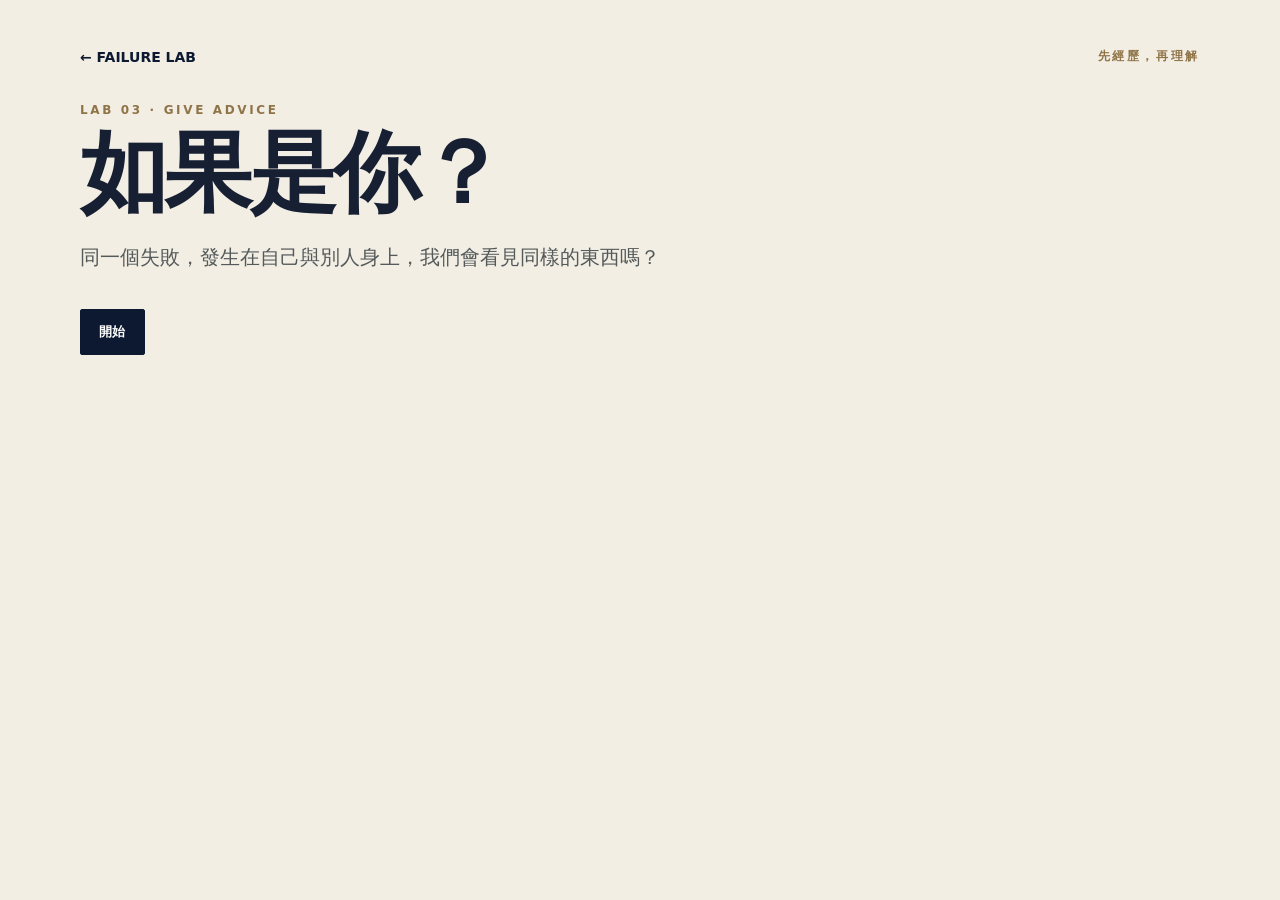
<file: lab/advice.html>
<!doctype html><html lang="zh-Hant"><head><meta charset="utf-8"><meta name="viewport" content="width=device-width,initial-scale=1"><title>Lab 03｜如果是你？</title><link rel="stylesheet" href="../assets/css/app.css"></head><body><main class="wrap"><div class="topbar"><a class="back" href="../index.html">← FAILURE LAB</a><div class="k">先經歷，再理解</div></div><div id="app"></div></main><script>
const app=document.getElementById('app');let selfChoice='',adviceText='';
const opts=['我怎麼這麼差','早知道就不要做','真的很丟臉','下次再努力','我要找出哪裡出錯','下一次我可以換個方法'];
function esc(s){return s.replace(/[&<>"']/g,m=>({'&':'&amp;','<':'&lt;','>':'&gt;','"':'&quot;',"'":'&#39;'}[m]))}
function start(){app.innerHTML='<div class="k">STEP 1 · YOUR FAILURE</div><h1>想一件最近「沒有做好」的小事。</h1><p class="lead">不用很嚴重。可能是考差、報告講不好、比賽失誤、忘記準備，或跟朋友有摩擦。</p><p>如果是現在的你，第一個最想對自己說的是：</p><div class="grid">'+opts.map((x,i)=>'<button onclick="choose('+i+')">'+x+'</button>').join('')+'</div>'}
function choose(i){selfChoice=opts[i];app.innerHTML='<div class="k">STEP 2 · SAME FAILURE, DIFFERENT PERSON</div><h1>現在，故事換了一個人。</h1><p class="lead">你的好朋友遇到<b>一模一樣的事情</b>。他跑來問你：「如果是你，你覺得我接下來該怎麼辦？」</p><textarea id="t" style="width:100%;min-height:170px;padding:18px;font-size:18px" placeholder="我會跟他說……"></textarea><div class="actions"><button onclick="compare()">送出我的建議</button></div>'}
function compare(){adviceText=document.getElementById('t').value.trim();if(!adviceText){alert('先留一句你真的會給朋友的建議。');return}app.innerHTML='<div class="k">YOUR WORDS</div><h1>同一個失敗，<br>你說了兩種話。</h1><div class="grid"><div class="note"><div class="k">發生在自己身上</div><h2>「'+esc(selfChoice)+'」</h2></div><div class="note"><div class="k">發生在朋友身上</div><h2>「'+esc(adviceText)+'」</h2></div></div><div class="note"><h2>自己 →「我怎麼了？」<br>別人 →「接下來怎麼辦？」</h2><p>你有發現兩種視角的差別嗎？</p></div><button onclick="reveal()">研究揭曉</button>'}
function reveal(){app.innerHTML='<div class="k">RESEARCH REVEAL</div><h1>你剛才不只是在安慰朋友。</h1><div class="note"><h2>你其實也在替自己的失敗找下一步。</h2><p>當失敗者轉而替別人提供建議，注意力可能從「我怎麼了」移向「接下來可以做什麼」。換一個視角，有機會讓可行策略變得更容易看見。</p></div><div class="note"><div class="k">FAILURE SKILL 03</div><h2>拉開距離</h2><p>當你卡在自己的失敗裡，可以問：<br><b>「如果今天是我的朋友遇到這件事，我會建議他下一步做什麼？」</b></p></div><div class="note"><div class="k">SEND IT BACK</div><p>你剛才給朋友的建議：</p><h2>「'+esc(adviceText)+'」</h2><p><b>現在，把這句話送回給自己。</b></p></div><div class="actions"><a class="btn" href="../lecture/index.html#25">接著看完整講義 →</a><a class="btn secondary" href="../index.html">回實驗室</a></div>'}
app.innerHTML='<div class="k">LAB 03 · GIVE ADVICE</div><h1>如果是你？</h1><p class="lead">同一個失敗，發生在自己與別人身上，我們會看見同樣的東西嗎？</p><button onclick="start()">開始</button>';
</script></body></html>
</file>
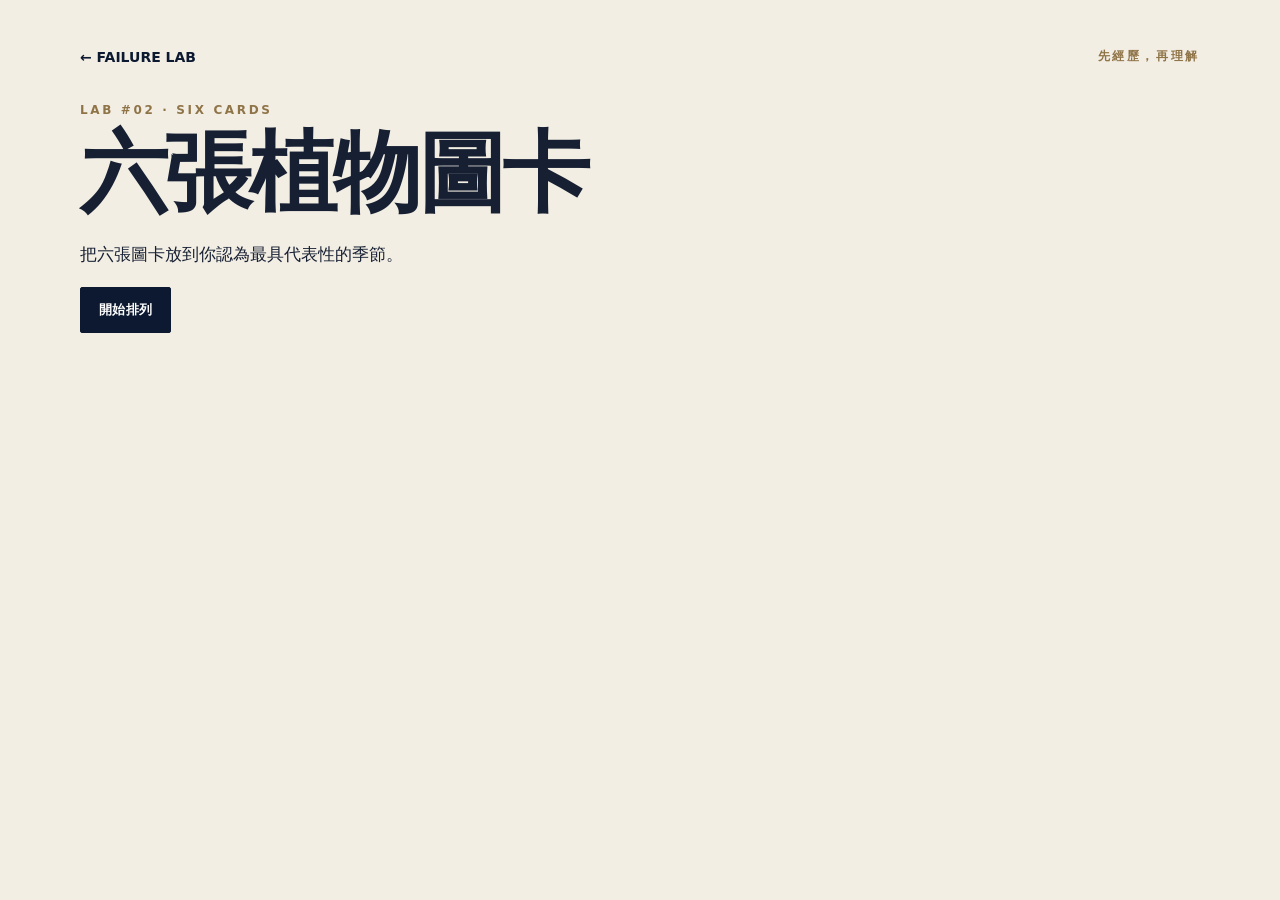
<file: lab/cards.html>
<!doctype html><html lang="zh-Hant"><head><meta charset="utf-8"><meta name="viewport" content="width=device-width,initial-scale=1"><title>六張圖卡</title><link rel="stylesheet" href="../assets/css/app.css"></head><body><main class="wrap"><div class="topbar"><a class="back" href="../index.html">← FAILURE LAB</a><div class="k">先經歷，再理解</div></div><div id="app"></div></main><script src="../assets/js/db.js"></script><script>
const app=document.getElementById('app'), plants={"山櫻花": "../assets/plants/cherry.webp", "杜鵑": "../assets/plants/azalea.webp", "金針花": "../assets/plants/daylily.webp", "荷花（蓮花）": "../assets/plants/lotus.webp", "臺灣欒樹": "../assets/plants/taiwan-rain-tree.webp", "梅花": "../assets/plants/plum.webp"}, correct={"山櫻花": "春", "杜鵑": "春", "金針花": "夏", "荷花（蓮花）": "夏", "臺灣欒樹": "秋", "梅花": "冬"};let round=1,first={},selected=null;
function card(n){return `<div class="plantCard" draggable="true" data-name="${n}"><img src="${plants[n]}" loading="lazy"><strong>${n}</strong></div>`}
function board(){let ns=Object.keys(plants).sort(()=>Math.random()-.5);app.innerHTML='<div class="k">ROUND '+round+'</div><h1>'+(round===1?'第一次，憑直覺排。':'收到回饋後，再排一次。')+'</h1><div class="plantTray" id="tray">'+ns.map(card).join('')+'</div><div class="seasonGrid">'+['春','夏','秋','冬'].map(s=>'<div class="seasonBox" data-season="'+s+'"><h3>'+s+'</h3></div>').join('')+'</div><div class="actions"><button onclick="submit()">送出</button></div>';wire()}
function wire(){document.querySelectorAll('.plantCard').forEach(c=>{c.ondragstart=e=>e.dataTransfer.setData('text/plain',c.dataset.name);c.onclick=()=>{selected=c.dataset.name}});document.querySelectorAll('.seasonBox').forEach(z=>{z.ondragover=e=>e.preventDefault();z.ondrop=e=>{e.preventDefault();let n=e.dataTransfer.getData('text/plain');z.appendChild(document.querySelector(`[data-name="${n}"]`))};z.onclick=e=>{if(e.target.closest('.plantCard'))return;if(selected){z.appendChild(document.querySelector(`[data-name="${selected}"]`));selected=null}}})}
function placement(){let p={};document.querySelectorAll('.seasonBox').forEach(z=>z.querySelectorAll('.plantCard').forEach(c=>p[c.dataset.name]=z.dataset.season));return p}
function submit(){let p=placement();if(Object.keys(p).length<6){alert('六張都要放進季節框喔！');return}if(round===1){first=p;feedback()}else finish(p)}
function feedback(){let rows=Object.keys(correct).map(n=>'<p>'+n+'：你放 <b>'+first[n]+'</b> → 正確 <b>'+correct[n]+'</b></p>').join('');app.innerHTML='<div class="k">FEEDBACK</div><h1>先看第一次的差距。</h1><div class="note">'+rows+'</div><p>不能只靠花色判斷季節。現在再排一次，看看你會不會更新。</p><button onclick="round=2;board()">第二次排列</button>'}
async function finish(second){let a=0,b=0,ch=0,imp=0;Object.keys(correct).forEach(n=>{if(first[n]===correct[n])a++;if(second[n]===correct[n])b++;if(first[n]!==second[n])ch++;if(first[n]!==correct[n]&&second[n]===correct[n])imp++});await saveExperiment('cards',{firstCorrect:a,secondCorrect:b,changed:ch,improved:imp,firstPlacement:first,secondPlacement:second});app.innerHTML='<div class="k">YOUR DATA</div><h1>'+a+'/6 → '+b+'/6</h1><p>你改動了 <b>'+ch+'</b> 張，其中 <b>'+imp+'</b> 張從錯誤修正為正確。</p><p class="dbok">✓ 匿名結果已送出</p><div class="note"><div class="k">THE TURN</div><h2>收到答案 ≠ 學會答案</h2><p>真正重要的是：你有沒有把回饋帶進下一次判斷。</p></div><div class="note"><div class="k">RESEARCH REVEAL</div><h2>失敗本身不會自動教會我們。</h2><p><b>失敗 → 回饋 → 處理 → 更新</b></p><p>少了中間的注意與處理，看到正確答案，也可能沒有真正更新。</p></div><div class="note"><div class="k">FAILURE SKILL 02</div><h2>利用回饋</h2><p>不是「我知道我錯了」。<br><b>而是「我知道錯在哪裡，而且下一次做得不一樣。」</b></p></div><div class="actions"><a class="btn" href="../lecture/index.html#18">接著看完整講義 →</a><a class="btn" href="../index.html">回首頁</a></div>'}
app.innerHTML='<div class="k">LAB #02 · SIX CARDS</div><h1>六張植物圖卡</h1><p>把六張圖卡放到你認為最具代表性的季節。</p><button onclick="board()">開始排列</button>';
</script></body></html>
</file>
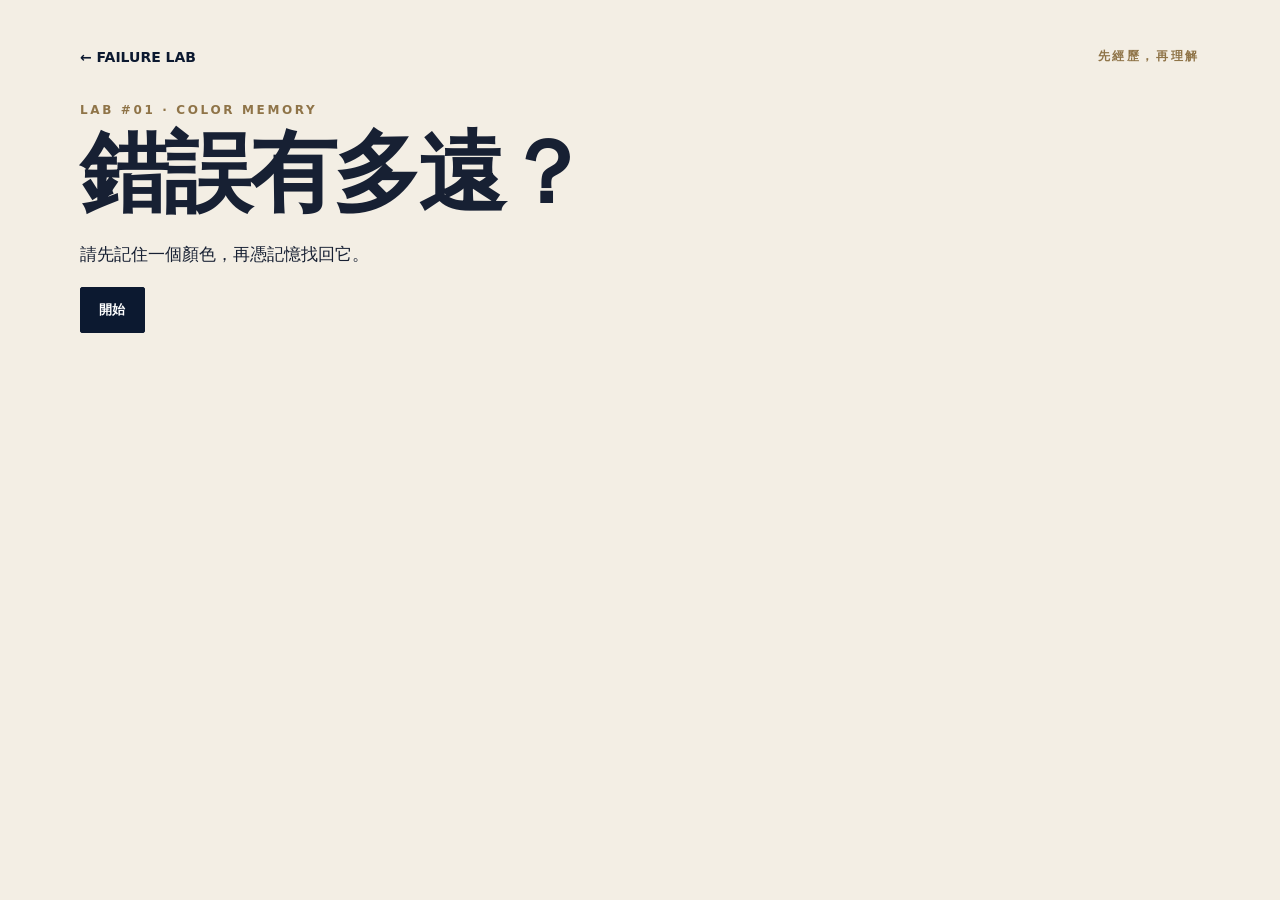
<file: lab/color.html>
<!doctype html><html lang="zh-Hant"><head><meta charset="utf-8"><meta name="viewport" content="width=device-width,initial-scale=1"><title>錯誤有多遠？</title><link rel="stylesheet" href="../assets/css/app.css"></head><body><main class="wrap"><div class="topbar"><a class="back" href="../index.html">← FAILURE LAB</a><div class="k">先經歷，再理解</div></div><div id="app"></div></main><script src="../assets/js/db.js"></script><script>
const app=document.getElementById('app');let target=Math.floor(Math.random()*360),e1=0;
const cd=(a,b)=>{let d=Math.abs(a-b)%360;return Math.round(Math.min(d,360-d))};
function start(){app.innerHTML='<div class="k">LAB #01</div><h1>記住這個顏色。</h1><div class="color" style="background:hsl('+target+' 70% 55%)"></div><p>3 秒後會消失。</p>';setTimeout(recall1,3000)}
function recall1(){app.innerHTML='<div class="k">ROUND 1</div><h1>剛剛是什麼顏色？</h1><input id="h" type="range" min="0" max="359" value="180"><div id="c" class="color"></div><button onclick="lock1()">送出第一次答案</button>';bind()}
function bind(){let h=document.getElementById('h'),c=document.getElementById('c');let f=()=>c.style.background='hsl('+h.value+' 70% 55%)';h.oninput=f;f()}
function lock1(){e1=cd(+h.value,target);app.innerHTML='<div class="k">FEEDBACK</div><h1>第一次誤差 '+e1+'°</h1><div class="color" style="background:hsl('+target+' 70% 55%)"></div><p>這是原本的目標色。現在再試一次。</p><button onclick="recall2()">第二次作答</button>'}
function recall2(){app.innerHTML='<div class="k">ROUND 2</div><h1>再選一次。</h1><input id="h" type="range" min="0" max="359" value="180"><div id="c" class="color"></div><button onclick="lock2()">送出第二次答案</button>';bind()}
async function lock2(){let e2=cd(+h.value,target),d=e1-e2;await saveExperiment('color',{firstError:e1,secondError:e2,improvement:d});app.innerHTML='<div class="k">YOUR DATA</div><h1>'+e1+'° → '+e2+'°</h1><p>'+(d>0?'第二次縮小了 '+d+'° 的誤差。':'第二次沒有縮小誤差。')+'</p><p class="dbok">✓ 匿名結果已送出</p><div class="note"><h2>研究揭曉</h2><p>你不一定從「錯」變成「對」；你也可能只是離答案更近了。只用對／錯看自己，會漏掉正在發生的進步。<br><br><b>失敗能力 ①｜測量誤差</b><br>下次不要只問：「我失敗了嗎？」改問：「我離目標還差多少？」</p></div><div class="actions"><a class="btn" href="../lecture/index.html#27">接著看完整講義 →</a><a class="btn" href="../index.html">回首頁</a></div>'}
app.innerHTML='<div class="k">LAB #01 · COLOR MEMORY</div><h1>錯誤有多遠？</h1><p>請先記住一個顏色，再憑記憶找回它。</p><button onclick="start()">開始</button>';
</script></body></html>
</file>
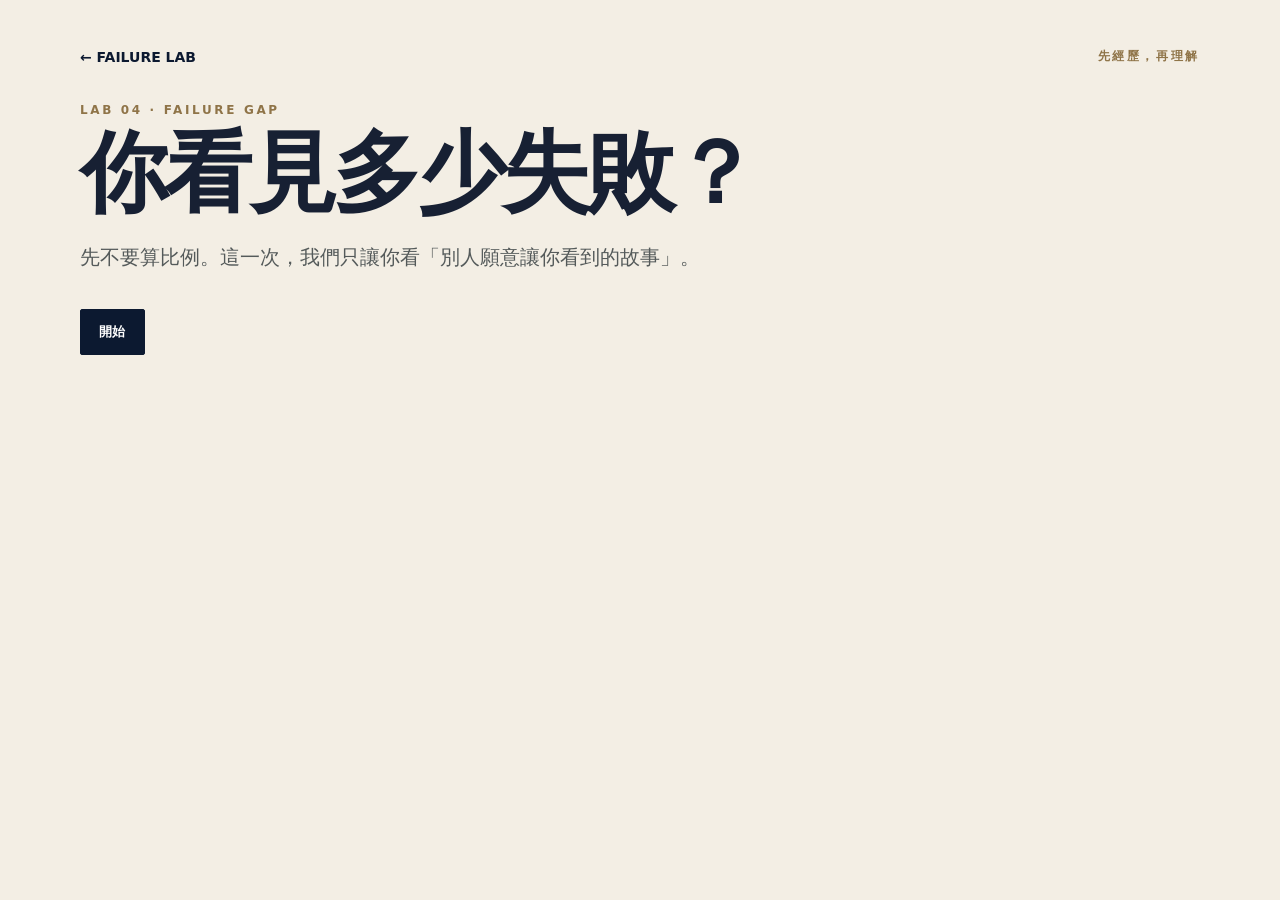
<file: lab/gap.html>
<!doctype html><html lang="zh-Hant"><head><meta charset="utf-8"><meta name="viewport" content="width=device-width,initial-scale=1"><title>Lab 04｜你看見多少失敗？</title><link rel="stylesheet" href="../assets/css/app.css"><style>.feed{display:grid;gap:10px;margin:22px 0}.post{background:#fff;padding:15px 17px;border:1px solid #ddd;border-radius:3px}.people{display:grid;grid-template-columns:repeat(10,1fr);gap:5px;margin:24px 0}.person{aspect-ratio:1;border-radius:50%;background:#c8c1b4}.person.win{background:#c3a268}.legend{display:flex;gap:18px;font-weight:800}.bigEq{text-align:center;font-family:Georgia,serif;font-size:clamp(28px,5vw,58px);padding:25px 0}</style></head><body><main class="wrap"><div class="topbar"><a class="back" href="../index.html">← FAILURE LAB</a><div class="k">先經歷，再理解</div></div><div id="app"></div></main><script>
const app=document.getElementById('app');let guess=50;
const posts=['🏆 第三次終於成功了！','🎉 沒想到我真的做到了！','📸 完成！努力果然有回報。','🥇 堅持到最後就是值得！','✨ 今天終於達標。','🔥 做到了，比想像中更開心！','🙌 一直練真的有用。','🏅 成功完成挑戰！','這次沒有成功，下次再試。','還差一點，先休息再來。'];
function start(){app.innerHTML='<div class="k">WHAT YOU CAN SEE</div><h1>100 個人參加了一項困難挑戰。</h1><p>一個月後，你在公開分享中看到了這些故事：</p><div class="feed">'+posts.map(x=>'<div class="post">'+x+'</div>').join('')+'</div><h2>你猜：100 個人裡，最後有多少人成功？</h2><input id="x" type="range" min="0" max="100" value="50"><h1 id="v">50 人</h1><button onclick="guessIt()">確認我的估計</button>';document.getElementById('x').oninput=e=>document.getElementById('v').textContent=e.target.value+' 人'}
function guessIt(){guess=+document.getElementById('x').value;let dots=Array.from({length:100},(_,i)=>'<div class="person '+(i<20?'win':'')+'"></div>').join('');app.innerHTML='<div class="k">WHAT ACTUALLY HAPPENED</div><h1>你猜 '+guess+' 人。<br>實際只有 20 人成功。</h1><div class="people">'+dots+'</div><div class="legend"><span>● 成功 20</span><span style="color:#777">● 失敗 80</span></div><div class="note"><h2>那為什麼剛才看到的幾乎都是成功故事？</h2></div><div class="grid"><button onclick="answer()">成功的人比較厲害</button><button onclick="answer()">失敗的人比較少</button><button onclick="answer()">成功經驗比較容易被分享與看見</button><button onclick="answer()">失敗的人根本沒有故事</button></div>'}
function answer(){app.innerHTML='<div class="k">VISIBLE ≠ REAL</div><h1>真正改變你的，<br>可能不是比例，而是「可見度」。</h1><div class="note"><h2>真實世界</h2><p>成功 20 人　／　失敗 80 人</p></div><div class="note"><h2>你看到的公開故事</h2><p>假設成功者有 16 人分享，失敗者只有 4 人分享——你看到的就會變成 <b>16：4</b>。</p></div><div class="bigEq">你看到的世界<br>≠<br>真正發生的世界</div><button onclick="reveal()">研究揭曉</button>'}
function reveal(){app.innerHTML='<div class="k">RESEARCH REVEAL</div><h1>Failure Gap</h1><div class="note"><h2>失敗的可見性落差</h2><p>我們很容易從「看得見的故事」推測世界真正發生的比例。但成功與失敗不一定以相同比例被分享、記錄與看見。</p></div><div class="note"><div class="k">FAILURE SKILL 04</div><h2>校正樣本</h2><p>當你覺得「別人好像都成功」時，多問一句：</p><h2>「我現在看到的，是全部的人，還是願意被我看見的人？」</h2></div><div class="note"><p><b>看不見失敗，不代表失敗沒有發生。</b></p></div><div class="actions"><a class="btn" href="../lecture/index.html#8">接著看 Failure Gap 與失敗履歷 →</a><a class="btn secondary" href="../index.html">回實驗室</a></div>'}
app.innerHTML='<div class="k">LAB 04 · FAILURE GAP</div><h1>你看見多少失敗？</h1><p class="lead">先不要算比例。這一次，我們只讓你看「別人願意讓你看到的故事」。</p><button onclick="start()">開始</button>';
</script></body></html>
</file>
<file: assets/css/app.css>
:root{
 --navy:#0c1930;--navy2:#122540;--cream:#f3eee4;--paper:#fbf8f1;
 --gold:#c3a268;--gold2:#8f7448;--ink:#172033;--muted:#6f746f;
 --line:rgba(195,162,104,.28)
}
*{box-sizing:border-box}
html{scroll-behavior:smooth}
body{margin:0;font-family:Inter,"Noto Sans TC","PingFang TC","Microsoft JhengHei",system-ui,sans-serif;background:var(--cream);color:var(--ink)}
body:before{content:"";position:fixed;inset:0;pointer-events:none;opacity:.18;background-image:radial-gradient(#826e4b 0.55px,transparent .55px);background-size:8px 8px}
.wrap{width:min(1120px,calc(100% - 40px));margin:auto;padding:48px 0;position:relative}
.k{font-size:12px;font-weight:900;letter-spacing:.22em;text-transform:uppercase;color:var(--gold2)}
h1{font-family:Georgia,"Noto Serif TC",serif;font-size:clamp(44px,7vw,88px);line-height:.98;letter-spacing:-.04em;margin:14px 0 22px}
h2{font-family:Georgia,"Noto Serif TC",serif;font-size:clamp(24px,3vw,34px);margin:8px 0 10px}
p{font-size:17px;line-height:1.8}
.hero{min-height:100svh;display:flex;align-items:center;padding-top:76px;padding-bottom:76px}
.hero:after{content:"01—04";position:absolute;right:0;top:54px;font-family:Georgia,serif;font-size:14px;letter-spacing:.2em;color:#8d826f}
.lead{max-width:650px;font-size:20px;color:#545a5a;margin-bottom:34px}
.grid{display:grid;grid-template-columns:repeat(2,1fr);gap:14px}
.card{position:relative;min-height:210px;background:rgba(251,248,241,.86);border:1px solid rgba(23,32,51,.09);border-radius:4px;padding:28px 30px;box-shadow:0 18px 50px rgba(19,29,43,.06);overflow:hidden;transition:.25s ease}
a.card{text-decoration:none;color:inherit}
.card:before{content:"";position:absolute;left:0;top:0;width:4px;height:100%;background:var(--gold);transform:scaleY(0);transform-origin:bottom;transition:.25s}
.card:hover{transform:translateY(-4px);box-shadow:0 22px 60px rgba(19,29,43,.11);border-color:var(--line)}
.card:hover:before{transform:scaleY(1)}
.card .num{font-family:Georgia,serif;font-size:12px;letter-spacing:.15em;color:var(--gold2)}
.card p{color:#6a6e6d;margin-bottom:0}
.icon{font-size:26px;filter:grayscale(1);opacity:.72}
.actions{display:flex;gap:10px;flex-wrap:wrap;margin-top:28px}
button,.btn{appearance:none;border:1px solid var(--navy);border-radius:2px;padding:13px 18px;background:var(--navy);color:#fff;font-weight:800;letter-spacing:.02em;cursor:pointer;text-decoration:none;transition:.2s}
button:hover,.btn:hover{background:var(--navy2);transform:translateY(-1px)}
.btn.secondary{background:transparent;color:var(--navy)}
.labhead{border-bottom:1px solid rgba(23,32,51,.14);padding-bottom:24px;margin-bottom:34px}
.note,.lecture{background:var(--paper);border:1px solid rgba(23,32,51,.09);border-left:3px solid var(--gold);border-radius:3px;padding:22px 24px;margin:20px 0;box-shadow:0 12px 35px rgba(20,30,45,.05)}
.dbok{color:#456b5c;font-weight:850}
.color{height:min(310px,40vh);border-radius:3px;margin:24px 0;box-shadow:0 18px 50px #0001}
input[type=range]{width:100%;accent-color:var(--navy);margin:22px 0}
.plantTray{display:grid;grid-template-columns:repeat(3,1fr);gap:14px;margin:24px 0}
.plantCard{background:var(--paper);border-radius:3px;padding:7px;border:1px solid rgba(23,32,51,.11);cursor:grab;box-shadow:0 10px 25px #0000000b;transition:.2s}
.plantCard:hover{transform:translateY(-2px);border-color:var(--gold)}
.plantCard img{width:100%;height:145px;object-fit:cover;border-radius:2px;display:block}
.plantCard strong{display:block;padding:11px 6px 7px;font-size:16px}
.seasonGrid{display:grid;grid-template-columns:repeat(4,1fr);gap:12px;margin:26px 0}
.seasonBox{min-height:200px;border:1px dashed #887b66;border-radius:3px;padding:10px;background:rgba(255,255,255,.28)}
.seasonBox h3{text-align:center;font-family:Georgia,"Noto Serif TC",serif;color:var(--gold2);font-size:22px;margin:5px}
.seasonBox .plantCard{margin-top:8px}.seasonBox .plantCard img{height:72px}
textarea{border:1px solid rgba(23,32,51,.18)!important;background:var(--paper);border-radius:3px!important;outline:none}
textarea:focus{border-color:var(--gold)!important}
.topbar{display:flex;justify-content:space-between;align-items:center;margin-bottom:38px}
.back{color:var(--navy);text-decoration:none;font-weight:800;font-size:14px}
@media(max-width:760px){
 .wrap{width:min(100% - 28px,1120px);padding:28px 0}.hero{padding-top:50px}
 .grid{grid-template-columns:1fr}.card{min-height:170px;padding:23px}
 .plantTray{grid-template-columns:repeat(2,1fr)}.seasonGrid{grid-template-columns:1fr 1fr}
 h1{font-size:46px}.lead{font-size:17px}.hero:after{display:none}
}
</file>
